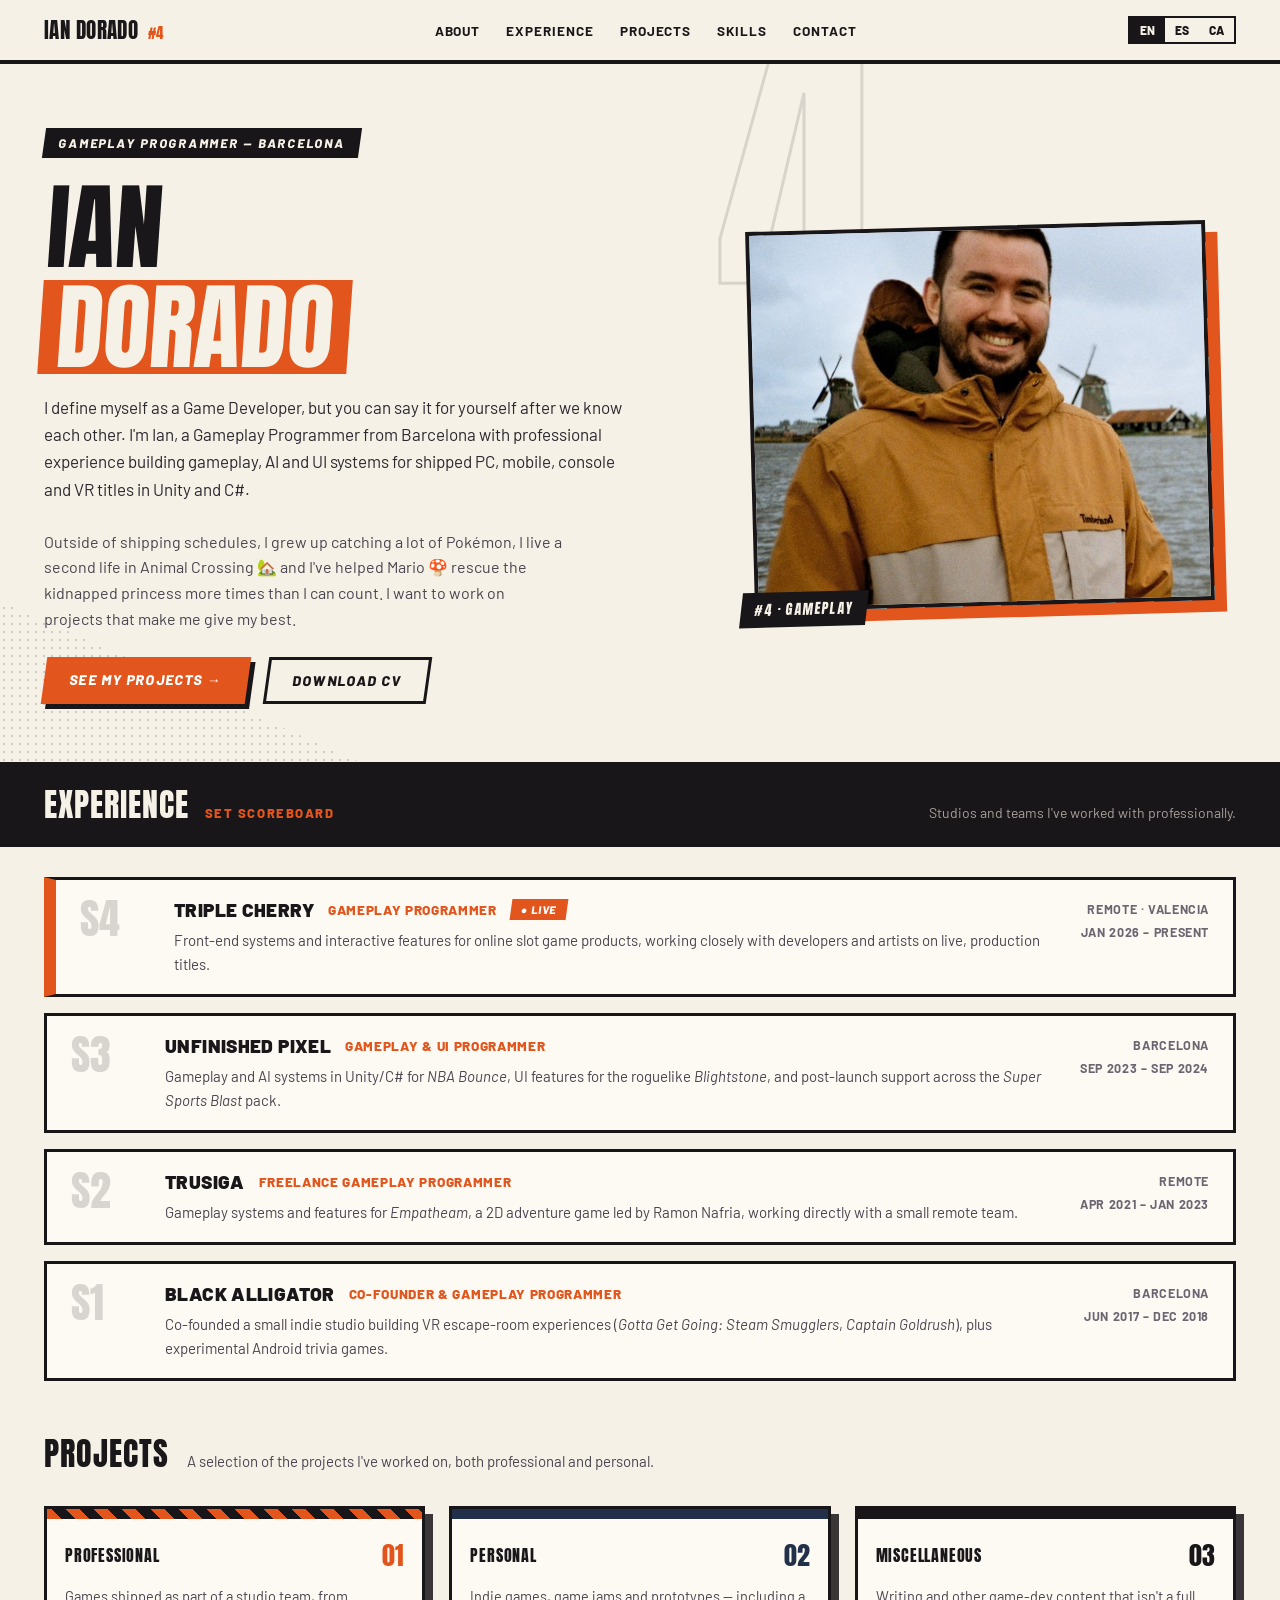
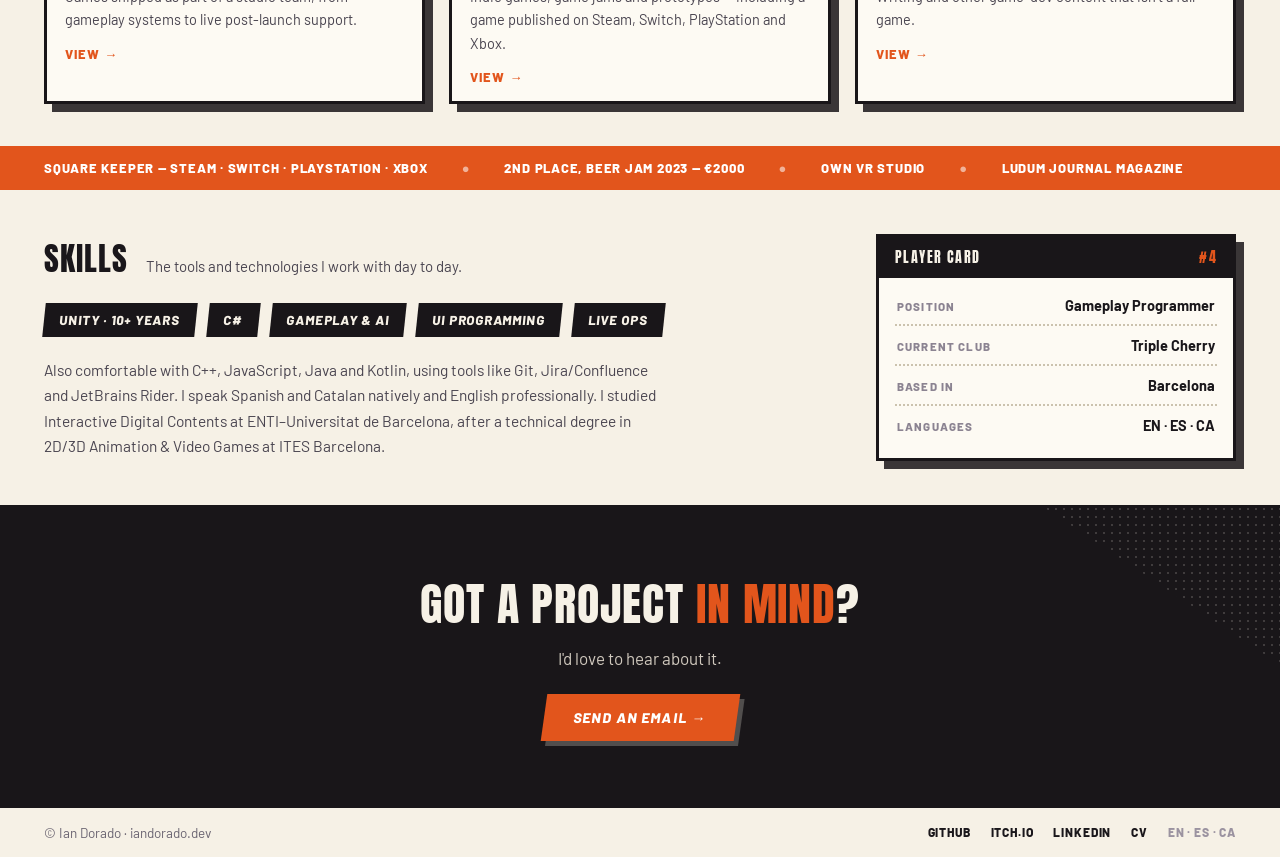
<file: index.html>
<!DOCTYPE html>
<html lang="en">
<head>
<title>Ian Dorado - Game Developer</title>
<meta charset="utf-8">
<meta name="viewport" content="width=device-width, initial-scale=1">
<meta name="description" content="Ian Dorado, Gameplay Programmer from Barcelona. Gameplay, AI and UI systems for PC, mobile, console and VR titles with Unity and C#.">
<link rel="preconnect" href="https://fonts.googleapis.com">
<link rel="preconnect" href="https://fonts.gstatic.com" crossorigin>
<link href="https://fonts.googleapis.com/css2?family=Anton&family=Barlow:wght@400;600;700;800;900&family=JetBrains+Mono:wght@400;500&display=swap" rel="stylesheet">
<link rel="stylesheet" href="assets/portfolio.css">
</head>
<body>
<div class="wrap">
<header class="topbar">
<a class="logo" href="index.html"><span class="nombre">IAN DORADO</span><span class="dorsal">#4</span></a>
<nav class="menu">
<a href="#about">About</a><a href="#experience">Experience</a><a href="#projects">Projects</a><a href="#skills">Skills</a><a href="#contact">Contact</a>
</nav>
<div class="lang"><span class="on">EN</span><a href="es/index.html">ES</a><a href="ca/index.html">CA</a></div>
</header>

<section class="hero">
<div class="hero-num">4</div>
<div class="dots bl"></div>
<div class="hero-grid">
<div>
<span class="badge">Gameplay Programmer — Barcelona</span>
<h1 class="titulo">IAN<br><span class="rev">DORADO</span></h1>
<p class="lead" id="about">I define myself as a Game Developer, but you can say it for yourself after we know each other. I'm Ian, a Gameplay Programmer from Barcelona with professional experience building gameplay, AI and UI systems for shipped PC, mobile, console and VR titles in Unity and C#.</p>
<p class="lead2">Outside of shipping schedules, I grew up catching a lot of Pokémon, I live a second life in Animal Crossing 🏡 and I've helped Mario 🍄 rescue the kidnapped princess more times than I can count. I want to work on projects that make me give my best.</p>
<div class="btns">
<a class="btn" href="#projects">See my projects →</a>
<a class="btn-line" href="https://drive.google.com/file/d/1tQPyiFd7aMaH0E0QQcwuhiPPUvILgp-P/view" target="_blank" rel="noopener">Download CV</a>
</div>
</div>
<div class="foto-wrap">
<img class="foto" src="images/ian-dorado.jpg" alt="Ian Dorado">
<div class="foto-tag">#4 · GAMEPLAY</div>
</div>
</div>
</section>

<div class="banda" id="experience">
<div class="tit"><h2>EXPERIENCE</h2><span class="marca">Set scoreboard</span></div>
<span class="sub">Studios and teams I've worked with professionally.</span>
</div>
<section class="sets">
<article class="set live">
<div class="snum">S4</div>
<div>
<div class="set-head"><span class="club">Triple Cherry</span><span class="rol">Gameplay Programmer</span><span class="chip-live"><span class="dot">●</span> LIVE</span></div>
<p>Front-end systems and interactive features for online slot game products, working closely with developers and artists on live, production titles.</p>
</div>
<div class="meta">Remote · Valencia<br>Jan 2026 – Present</div>
</article>
<article class="set">
<div class="snum">S3</div>
<div>
<div class="set-head"><span class="club">Unfinished Pixel</span><span class="rol">Gameplay &amp; UI Programmer</span></div>
<p>Gameplay and AI systems in Unity/C# for <em>NBA Bounce</em>, UI features for the roguelike <em>Blightstone</em>, and post-launch support across the <em>Super Sports Blast</em> pack.</p>
</div>
<div class="meta">Barcelona<br>Sep 2023 – Sep 2024</div>
</article>
<article class="set">
<div class="snum">S2</div>
<div>
<div class="set-head"><span class="club">Trusiga</span><span class="rol">Freelance Gameplay Programmer</span></div>
<p>Gameplay systems and features for <em>Empatheam</em>, a 2D adventure game led by Ramon Nafria, working directly with a small remote team.</p>
</div>
<div class="meta">Remote<br>Apr 2021 – Jan 2023</div>
</article>
<article class="set">
<div class="snum">S1</div>
<div>
<div class="set-head"><span class="club">Black Alligator</span><span class="rol">Co-founder &amp; Gameplay Programmer</span></div>
<p>Co-founded a small indie studio building VR escape-room experiences (<em>Gotta Get Going: Steam Smugglers</em>, <em>Captain Goldrush</em>), plus experimental Android trivia games.</p>
</div>
<div class="meta">Barcelona<br>Jun 2017 – Dec 2018</div>
</article>
</section>

<div class="sec-head" id="projects">
<h2>PROJECTS</h2>
<span class="sub">A selection of the projects I've worked on, both professional and personal.</span>
</div>
<section class="cats">
<a class="cat" href="professional-projects.html">
<div class="franja f1"></div>
<div class="cat-head"><span class="nom">Professional</span><span class="num" style="color:#e2551c">01</span></div>
<p>Games shipped as part of a studio team, from gameplay systems to live post-launch support.</p>
<div class="ver">View →</div>
</a>
<a class="cat" href="personal-projects.html">
<div class="franja f2"></div>
<div class="cat-head"><span class="nom">Personal</span><span class="num" style="color:#22304a">02</span></div>
<p>Indie games, game jams and prototypes — including a game published on Steam, Switch, PlayStation and Xbox.</p>
<div class="ver">View →</div>
</a>
<a class="cat" href="miscellaneous.html">
<div class="franja f3"></div>
<div class="cat-head"><span class="nom">Miscellaneous</span><span class="num" style="color:#191619">03</span></div>
<p>Writing and other game-dev content that isn't a full game.</p>
<div class="ver">View →</div>
</a>
</section>

<div class="cinta">
<span>Square Keeper — Steam · Switch · PlayStation · Xbox</span><span class="sep">●</span>
<span>2nd place, Beer Jam 2023 — €2000</span><span class="sep">●</span>
<span>Own VR studio</span><span class="sep">●</span>
<span>Ludum Journal magazine</span>
</div>

<section class="skills" id="skills">
<div>
<div class="sec-head" style="padding:0"><h2>SKILLS</h2><span class="sub">The tools and technologies I work with day to day.</span></div>
<div class="chips">
<span class="chip">Unity · 10+ years</span>
<span class="chip">C#</span>
<span class="chip">Gameplay &amp; AI</span>
<span class="chip">UI Programming</span>
<span class="chip">Live Ops</span>
</div>
<p class="texto">Also comfortable with C++, JavaScript, Java and Kotlin, using tools like Git, Jira/Confluence and JetBrains Rider. I speak Spanish and Catalan natively and English professionally. I studied Interactive Digital Contents at ENTI–Universitat de Barcelona, after a technical degree in 2D/3D Animation &amp; Video Games at ITES Barcelona.</p>
</div>
<aside class="ficha">
<div class="ficha-head"><span>PLAYER CARD</span><span class="dorsal">#4</span></div>
<div class="ficha-body">
<div class="ficha-row"><span class="k">POSITION</span><strong>Gameplay Programmer</strong></div>
<div class="ficha-row"><span class="k">CURRENT CLUB</span><strong>Triple Cherry</strong></div>
<div class="ficha-row"><span class="k">BASED IN</span><strong>Barcelona</strong></div>
<div class="ficha-row"><span class="k">LANGUAGES</span><strong>EN · ES · CA</strong></div>
</div>
</aside>
</section>

<section class="contacto" id="contact">
<div class="dots claro tr"></div>
<h2>Got a project <span class="acc">in mind</span>?</h2>
<p>I'd love to hear about it.</p>
<a class="btn sombra-clara" href="mailto:me@iandorado.dev">Send an email →</a>
</section>

<footer class="footer">
<span class="copy">© Ian Dorado · iandorado.dev</span>
<div class="links">
<a href="https://github.com/idorado4" target="_blank" rel="noopener">GitHub</a>
<a href="https://idorado4.itch.io/" target="_blank" rel="noopener">Itch.io</a>
<a href="https://www.linkedin.com/in/idorado4/" target="_blank" rel="noopener">LinkedIn</a>
<a href="https://drive.google.com/file/d/1tQPyiFd7aMaH0E0QQcwuhiPPUvILgp-P/view" target="_blank" rel="noopener">CV</a>
<span class="idiomas">EN · ES · CA</span>
</div>
</footer>
</div>
</body>
</html>
</file>
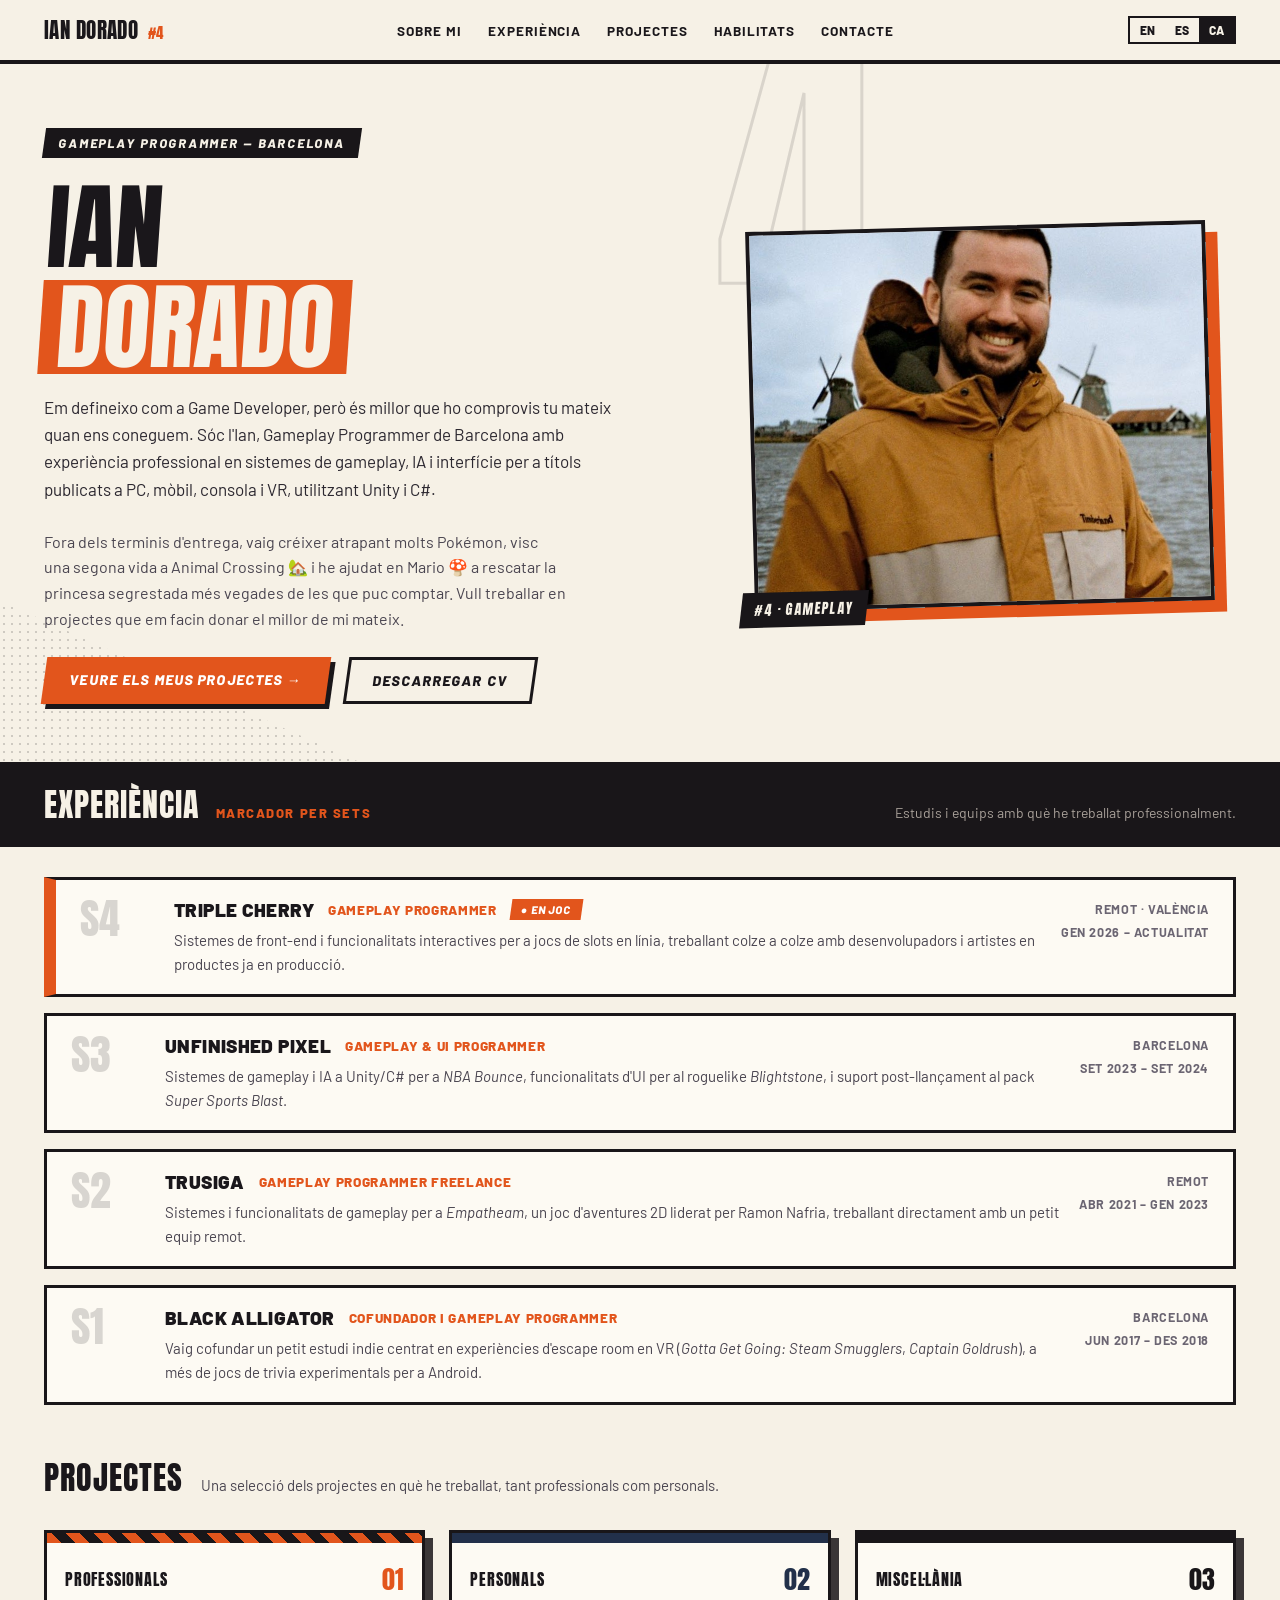
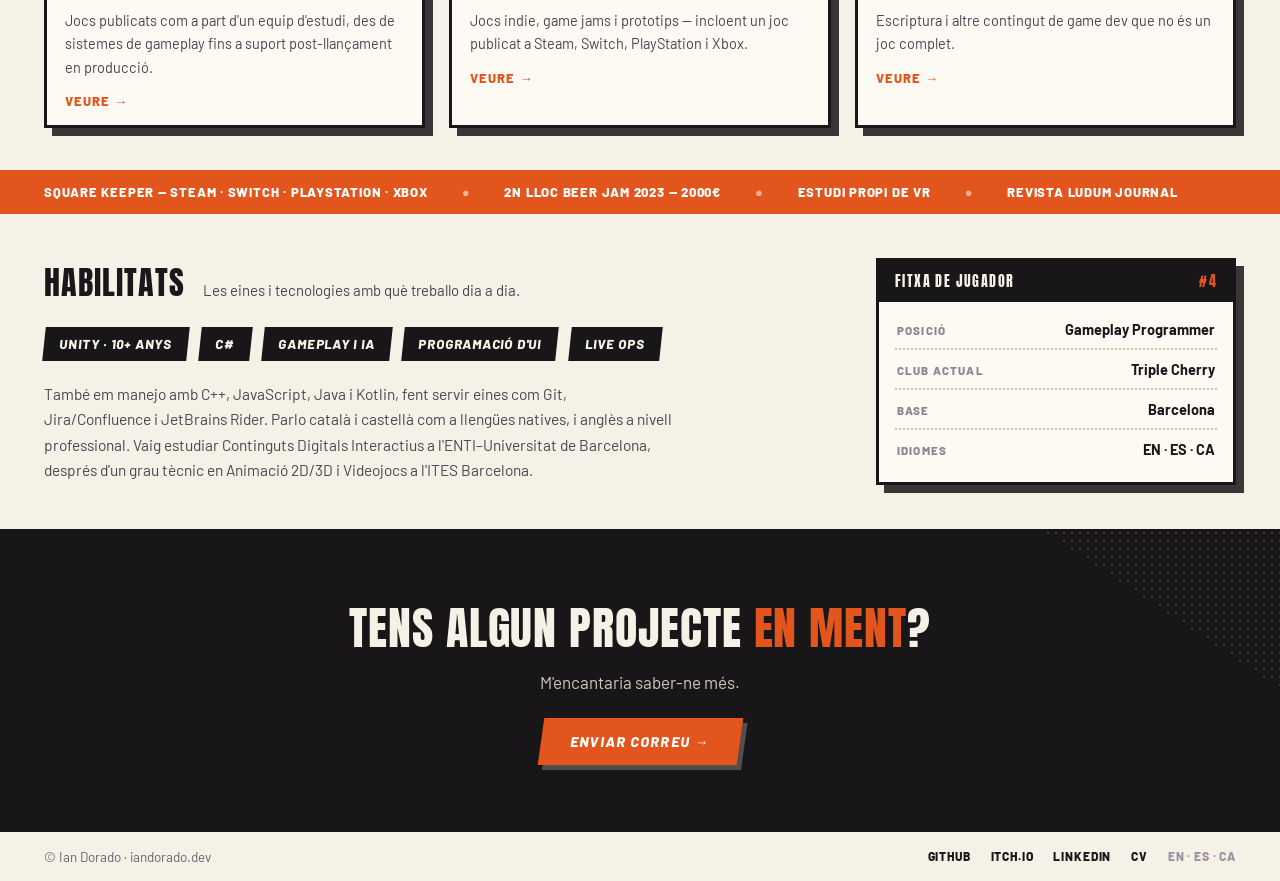
<file: ca/index.html>
<!DOCTYPE html>
<html lang="ca">
<head>
<title>Ian Dorado - Game Developer</title>
<meta charset="utf-8">
<meta name="viewport" content="width=device-width, initial-scale=1">
<meta name="description" content="Ian Dorado, Gameplay Programmer de Barcelona. Sistemes de gameplay, IA i interfície per a títols a PC, mòbil, consola i VR amb Unity i C#.">
<link rel="preconnect" href="https://fonts.googleapis.com">
<link rel="preconnect" href="https://fonts.gstatic.com" crossorigin>
<link href="https://fonts.googleapis.com/css2?family=Anton&family=Barlow:wght@400;600;700;800;900&family=JetBrains+Mono:wght@400;500&display=swap" rel="stylesheet">
<link rel="stylesheet" href="../assets/portfolio.css">
</head>
<body>
<div class="wrap">
<header class="topbar">
<a class="logo" href="index.html"><span class="nombre">IAN DORADO</span><span class="dorsal">#4</span></a>
<nav class="menu">
<a href="#sobre-mi">Sobre mi</a><a href="#experiencia">Experiència</a><a href="#projectes">Projectes</a><a href="#habilitats">Habilitats</a><a href="#contacte">Contacte</a>
</nav>
<div class="lang"><a href="../index.html">EN</a><a href="../es/index.html">ES</a><span class="on">CA</span></div>
</header>

<section class="hero">
<div class="hero-num">4</div>
<div class="dots bl"></div>
<div class="hero-grid">
<div>
<span class="badge">Gameplay Programmer — Barcelona</span>
<h1 class="titulo">IAN<br><span class="rev">DORADO</span></h1>
<p class="lead" id="sobre-mi">Em defineixo com a Game Developer, però és millor que ho comprovis tu mateix quan ens coneguem. Sóc l'Ian, Gameplay Programmer de Barcelona amb experiència professional en sistemes de gameplay, IA i interfície per a títols publicats a PC, mòbil, consola i VR, utilitzant Unity i C#.</p>
<p class="lead2">Fora dels terminis d'entrega, vaig créixer atrapant molts Pokémon, visc una segona vida a Animal Crossing 🏡 i he ajudat en Mario 🍄 a rescatar la princesa segrestada més vegades de les que puc comptar. Vull treballar en projectes que em facin donar el millor de mi mateix.</p>
<div class="btns">
<a class="btn" href="#projectes">Veure els meus projectes →</a>
<a class="btn-line" href="https://drive.google.com/file/d/1tQPyiFd7aMaH0E0QQcwuhiPPUvILgp-P/view" target="_blank" rel="noopener">Descarregar CV</a>
</div>
</div>
<div class="foto-wrap">
<img class="foto" src="../images/ian-dorado.jpg" alt="Ian Dorado">
<div class="foto-tag">#4 · GAMEPLAY</div>
</div>
</div>
</section>

<div class="banda" id="experiencia">
<div class="tit"><h2>EXPERIÈNCIA</h2><span class="marca">Marcador per sets</span></div>
<span class="sub">Estudis i equips amb què he treballat professionalment.</span>
</div>
<section class="sets">
<article class="set live">
<div class="snum">S4</div>
<div>
<div class="set-head"><span class="club">Triple Cherry</span><span class="rol">Gameplay Programmer</span><span class="chip-live"><span class="dot">●</span> EN JOC</span></div>
<p>Sistemes de front-end i funcionalitats interactives per a jocs de slots en línia, treballant colze a colze amb desenvolupadors i artistes en productes ja en producció.</p>
</div>
<div class="meta">Remot · València<br>Gen 2026 – Actualitat</div>
</article>
<article class="set">
<div class="snum">S3</div>
<div>
<div class="set-head"><span class="club">Unfinished Pixel</span><span class="rol">Gameplay &amp; UI Programmer</span></div>
<p>Sistemes de gameplay i IA a Unity/C# per a <em>NBA Bounce</em>, funcionalitats d'UI per al roguelike <em>Blightstone</em>, i suport post-llançament al pack <em>Super Sports Blast</em>.</p>
</div>
<div class="meta">Barcelona<br>Set 2023 – Set 2024</div>
</article>
<article class="set">
<div class="snum">S2</div>
<div>
<div class="set-head"><span class="club">Trusiga</span><span class="rol">Gameplay Programmer freelance</span></div>
<p>Sistemes i funcionalitats de gameplay per a <em>Empatheam</em>, un joc d'aventures 2D liderat per Ramon Nafria, treballant directament amb un petit equip remot.</p>
</div>
<div class="meta">Remot<br>Abr 2021 – Gen 2023</div>
</article>
<article class="set">
<div class="snum">S1</div>
<div>
<div class="set-head"><span class="club">Black Alligator</span><span class="rol">Cofundador i Gameplay Programmer</span></div>
<p>Vaig cofundar un petit estudi indie centrat en experiències d'escape room en VR (<em>Gotta Get Going: Steam Smugglers</em>, <em>Captain Goldrush</em>), a més de jocs de trivia experimentals per a Android.</p>
</div>
<div class="meta">Barcelona<br>Jun 2017 – Des 2018</div>
</article>
</section>

<div class="sec-head" id="projectes">
<h2>PROJECTES</h2>
<span class="sub">Una selecció dels projectes en què he treballat, tant professionals com personals.</span>
</div>
<section class="cats">
<a class="cat" href="professional-projects.html">
<div class="franja f1"></div>
<div class="cat-head"><span class="nom">Professionals</span><span class="num" style="color:#e2551c">01</span></div>
<p>Jocs publicats com a part d'un equip d'estudi, des de sistemes de gameplay fins a suport post-llançament en producció.</p>
<div class="ver">Veure →</div>
</a>
<a class="cat" href="personal-projects.html">
<div class="franja f2"></div>
<div class="cat-head"><span class="nom">Personals</span><span class="num" style="color:#22304a">02</span></div>
<p>Jocs indie, game jams i prototips — incloent un joc publicat a Steam, Switch, PlayStation i Xbox.</p>
<div class="ver">Veure →</div>
</a>
<a class="cat" href="miscellaneous.html">
<div class="franja f3"></div>
<div class="cat-head"><span class="nom">Miscel·lània</span><span class="num" style="color:#191619">03</span></div>
<p>Escriptura i altre contingut de game dev que no és un joc complet.</p>
<div class="ver">Veure →</div>
</a>
</section>

<div class="cinta">
<span>Square Keeper — Steam · Switch · PlayStation · Xbox</span><span class="sep">●</span>
<span>2n lloc Beer Jam 2023 — 2000€</span><span class="sep">●</span>
<span>Estudi propi de VR</span><span class="sep">●</span>
<span>Revista Ludum Journal</span>
</div>

<section class="skills" id="habilitats">
<div>
<div class="sec-head" style="padding:0"><h2>HABILITATS</h2><span class="sub">Les eines i tecnologies amb què treballo dia a dia.</span></div>
<div class="chips">
<span class="chip">Unity · 10+ anys</span>
<span class="chip">C#</span>
<span class="chip">Gameplay i IA</span>
<span class="chip">Programació d'UI</span>
<span class="chip">Live Ops</span>
</div>
<p class="texto">També em manejo amb C++, JavaScript, Java i Kotlin, fent servir eines com Git, Jira/Confluence i JetBrains Rider. Parlo català i castellà com a llengües natives, i anglès a nivell professional. Vaig estudiar Continguts Digitals Interactius a l'ENTI–Universitat de Barcelona, després d'un grau tècnic en Animació 2D/3D i Videojocs a l'ITES Barcelona.</p>
</div>
<aside class="ficha">
<div class="ficha-head"><span>FITXA DE JUGADOR</span><span class="dorsal">#4</span></div>
<div class="ficha-body">
<div class="ficha-row"><span class="k">POSICIÓ</span><strong>Gameplay Programmer</strong></div>
<div class="ficha-row"><span class="k">CLUB ACTUAL</span><strong>Triple Cherry</strong></div>
<div class="ficha-row"><span class="k">BASE</span><strong>Barcelona</strong></div>
<div class="ficha-row"><span class="k">IDIOMES</span><strong>EN · ES · CA</strong></div>
</div>
</aside>
</section>

<section class="contacto" id="contacte">
<div class="dots claro tr"></div>
<h2>Tens algun projecte <span class="acc">en ment</span>?</h2>
<p>M'encantaria saber-ne més.</p>
<a class="btn sombra-clara" href="mailto:me@iandorado.dev">Enviar correu →</a>
</section>

<footer class="footer">
<span class="copy">© Ian Dorado · iandorado.dev</span>
<div class="links">
<a href="https://github.com/idorado4" target="_blank" rel="noopener">GitHub</a>
<a href="https://idorado4.itch.io/" target="_blank" rel="noopener">Itch.io</a>
<a href="https://www.linkedin.com/in/idorado4/" target="_blank" rel="noopener">LinkedIn</a>
<a href="https://drive.google.com/file/d/1tQPyiFd7aMaH0E0QQcwuhiPPUvILgp-P/view" target="_blank" rel="noopener">CV</a>
<span class="idiomas">EN · ES · CA</span>
</div>
</footer>
</div>
</body>
</html>
</file>
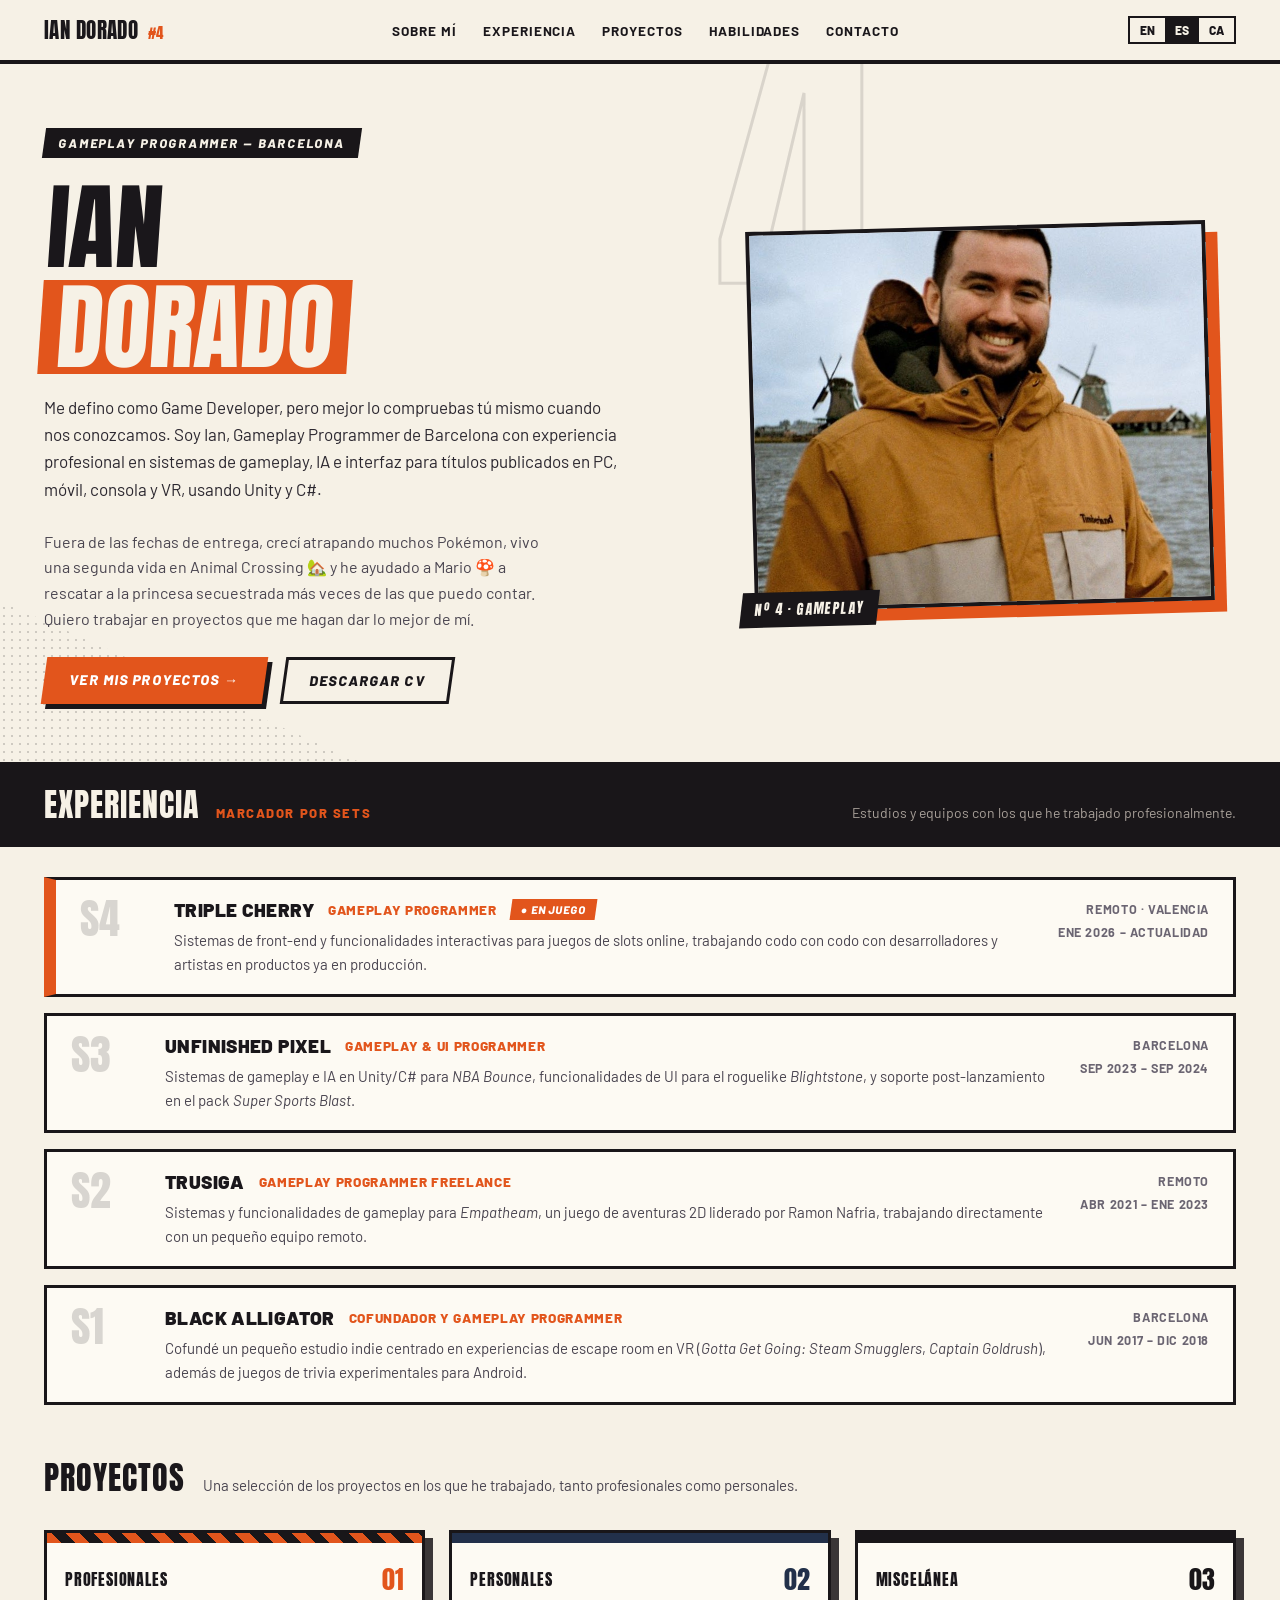
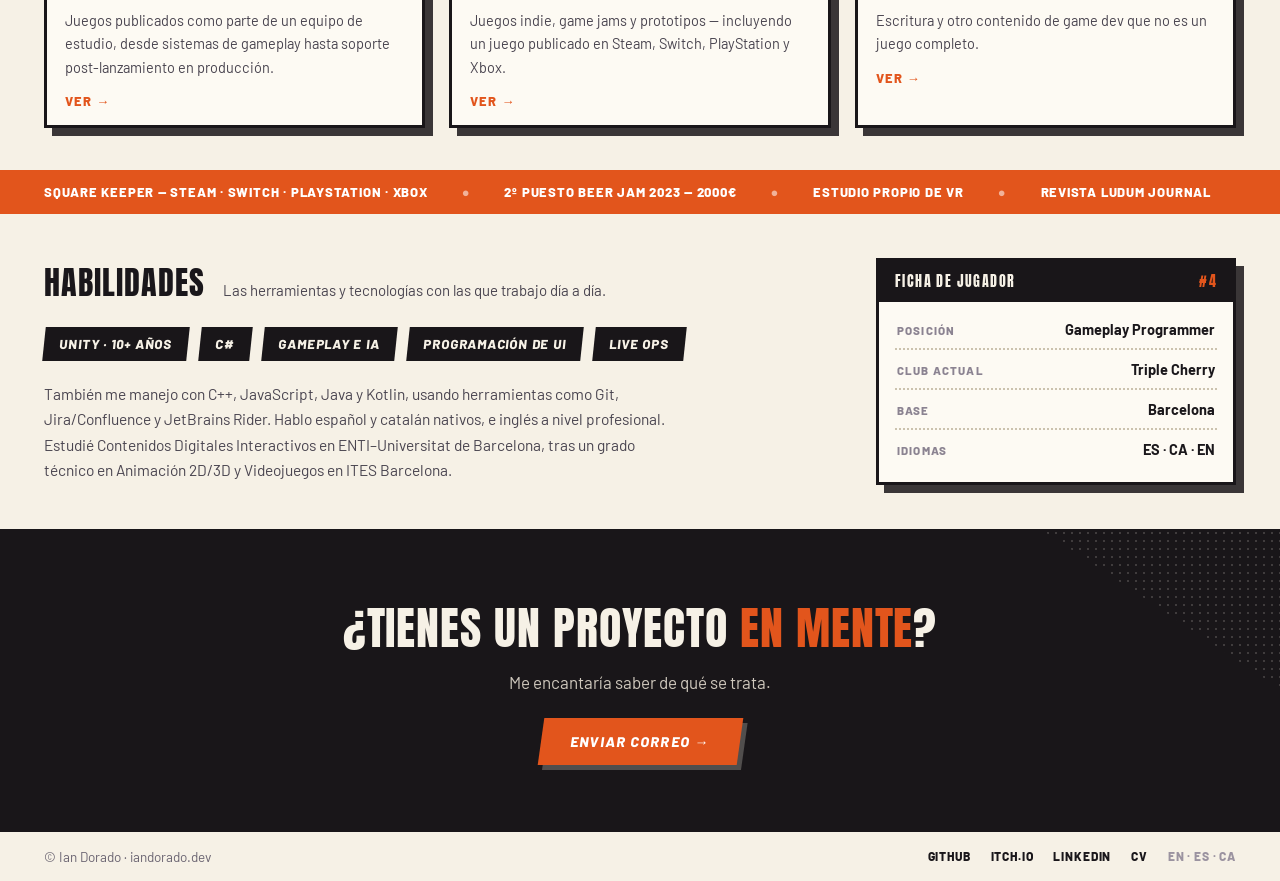
<file: es/index.html>
<!DOCTYPE html>
<html lang="es">
<head>
<title>Ian Dorado - Game Developer</title>
<meta charset="utf-8">
<meta name="viewport" content="width=device-width, initial-scale=1">
<meta name="description" content="Ian Dorado, Gameplay Programmer de Barcelona. Sistemas de gameplay, IA e interfaz para títulos en PC, móvil, consola y VR con Unity y C#.">
<link rel="preconnect" href="https://fonts.googleapis.com">
<link rel="preconnect" href="https://fonts.gstatic.com" crossorigin>
<link href="https://fonts.googleapis.com/css2?family=Anton&family=Barlow:wght@400;600;700;800;900&family=JetBrains+Mono:wght@400;500&display=swap" rel="stylesheet">
<link rel="stylesheet" href="../assets/portfolio.css">
</head>
<body>
<div class="wrap">
<header class="topbar">
<a class="logo" href="index.html"><span class="nombre">IAN DORADO</span><span class="dorsal">#4</span></a>
<nav class="menu">
<a href="#sobre-mi">Sobre mí</a><a href="#experiencia">Experiencia</a><a href="#proyectos">Proyectos</a><a href="#habilidades">Habilidades</a><a href="#contacto">Contacto</a>
</nav>
<div class="lang"><a href="../index.html">EN</a><span class="on">ES</span><a href="../ca/index.html">CA</a></div>
</header>

<section class="hero">
<div class="hero-num">4</div>
<div class="dots bl"></div>
<div class="hero-grid">
<div>
<span class="badge">Gameplay Programmer — Barcelona</span>
<h1 class="titulo">IAN<br><span class="rev">DORADO</span></h1>
<p class="lead" id="sobre-mi">Me defino como Game Developer, pero mejor lo compruebas tú mismo cuando nos conozcamos. Soy Ian, Gameplay Programmer de Barcelona con experiencia profesional en sistemas de gameplay, IA e interfaz para títulos publicados en PC, móvil, consola y VR, usando Unity y C#.</p>
<p class="lead2">Fuera de las fechas de entrega, crecí atrapando muchos Pokémon, vivo una segunda vida en Animal Crossing 🏡 y he ayudado a Mario 🍄 a rescatar a la princesa secuestrada más veces de las que puedo contar. Quiero trabajar en proyectos que me hagan dar lo mejor de mí.</p>
<div class="btns">
<a class="btn" href="#proyectos">Ver mis proyectos →</a>
<a class="btn-line" href="https://drive.google.com/file/d/1tQPyiFd7aMaH0E0QQcwuhiPPUvILgp-P/view" target="_blank" rel="noopener">Descargar CV</a>
</div>
</div>
<div class="foto-wrap">
<img class="foto" src="../images/ian-dorado.jpg" alt="Ian Dorado">
<div class="foto-tag">Nº 4 · GAMEPLAY</div>
</div>
</div>
</section>

<div class="banda" id="experiencia">
<div class="tit"><h2>EXPERIENCIA</h2><span class="marca">Marcador por sets</span></div>
<span class="sub">Estudios y equipos con los que he trabajado profesionalmente.</span>
</div>
<section class="sets">
<article class="set live">
<div class="snum">S4</div>
<div>
<div class="set-head"><span class="club">Triple Cherry</span><span class="rol">Gameplay Programmer</span><span class="chip-live"><span class="dot">●</span> EN JUEGO</span></div>
<p>Sistemas de front-end y funcionalidades interactivas para juegos de slots online, trabajando codo con codo con desarrolladores y artistas en productos ya en producción.</p>
</div>
<div class="meta">Remoto · Valencia<br>Ene 2026 – Actualidad</div>
</article>
<article class="set">
<div class="snum">S3</div>
<div>
<div class="set-head"><span class="club">Unfinished Pixel</span><span class="rol">Gameplay &amp; UI Programmer</span></div>
<p>Sistemas de gameplay e IA en Unity/C# para <em>NBA Bounce</em>, funcionalidades de UI para el roguelike <em>Blightstone</em>, y soporte post-lanzamiento en el pack <em>Super Sports Blast</em>.</p>
</div>
<div class="meta">Barcelona<br>Sep 2023 – Sep 2024</div>
</article>
<article class="set">
<div class="snum">S2</div>
<div>
<div class="set-head"><span class="club">Trusiga</span><span class="rol">Gameplay Programmer freelance</span></div>
<p>Sistemas y funcionalidades de gameplay para <em>Empatheam</em>, un juego de aventuras 2D liderado por Ramon Nafria, trabajando directamente con un pequeño equipo remoto.</p>
</div>
<div class="meta">Remoto<br>Abr 2021 – Ene 2023</div>
</article>
<article class="set">
<div class="snum">S1</div>
<div>
<div class="set-head"><span class="club">Black Alligator</span><span class="rol">Cofundador y Gameplay Programmer</span></div>
<p>Cofundé un pequeño estudio indie centrado en experiencias de escape room en VR (<em>Gotta Get Going: Steam Smugglers</em>, <em>Captain Goldrush</em>), además de juegos de trivia experimentales para Android.</p>
</div>
<div class="meta">Barcelona<br>Jun 2017 – Dic 2018</div>
</article>
</section>

<div class="sec-head" id="proyectos">
<h2>PROYECTOS</h2>
<span class="sub">Una selección de los proyectos en los que he trabajado, tanto profesionales como personales.</span>
</div>
<section class="cats">
<a class="cat" href="professional-projects.html">
<div class="franja f1"></div>
<div class="cat-head"><span class="nom">Profesionales</span><span class="num" style="color:#e2551c">01</span></div>
<p>Juegos publicados como parte de un equipo de estudio, desde sistemas de gameplay hasta soporte post-lanzamiento en producción.</p>
<div class="ver">Ver →</div>
</a>
<a class="cat" href="personal-projects.html">
<div class="franja f2"></div>
<div class="cat-head"><span class="nom">Personales</span><span class="num" style="color:#22304a">02</span></div>
<p>Juegos indie, game jams y prototipos — incluyendo un juego publicado en Steam, Switch, PlayStation y Xbox.</p>
<div class="ver">Ver →</div>
</a>
<a class="cat" href="miscellaneous.html">
<div class="franja f3"></div>
<div class="cat-head"><span class="nom">Miscelánea</span><span class="num" style="color:#191619">03</span></div>
<p>Escritura y otro contenido de game dev que no es un juego completo.</p>
<div class="ver">Ver →</div>
</a>
</section>

<div class="cinta">
<span>Square Keeper — Steam · Switch · PlayStation · Xbox</span><span class="sep">●</span>
<span>2º puesto Beer Jam 2023 — 2000€</span><span class="sep">●</span>
<span>Estudio propio de VR</span><span class="sep">●</span>
<span>Revista Ludum Journal</span>
</div>

<section class="skills" id="habilidades">
<div>
<div class="sec-head" style="padding:0"><h2>HABILIDADES</h2><span class="sub">Las herramientas y tecnologías con las que trabajo día a día.</span></div>
<div class="chips">
<span class="chip">Unity · 10+ años</span>
<span class="chip">C#</span>
<span class="chip">Gameplay e IA</span>
<span class="chip">Programación de UI</span>
<span class="chip">Live Ops</span>
</div>
<p class="texto">También me manejo con C++, JavaScript, Java y Kotlin, usando herramientas como Git, Jira/Confluence y JetBrains Rider. Hablo español y catalán nativos, e inglés a nivel profesional. Estudié Contenidos Digitales Interactivos en ENTI–Universitat de Barcelona, tras un grado técnico en Animación 2D/3D y Videojuegos en ITES Barcelona.</p>
</div>
<aside class="ficha">
<div class="ficha-head"><span>FICHA DE JUGADOR</span><span class="dorsal">#4</span></div>
<div class="ficha-body">
<div class="ficha-row"><span class="k">POSICIÓN</span><strong>Gameplay Programmer</strong></div>
<div class="ficha-row"><span class="k">CLUB ACTUAL</span><strong>Triple Cherry</strong></div>
<div class="ficha-row"><span class="k">BASE</span><strong>Barcelona</strong></div>
<div class="ficha-row"><span class="k">IDIOMAS</span><strong>ES · CA · EN</strong></div>
</div>
</aside>
</section>

<section class="contacto" id="contacto">
<div class="dots claro tr"></div>
<h2>¿Tienes un proyecto <span class="acc">en mente</span>?</h2>
<p>Me encantaría saber de qué se trata.</p>
<a class="btn sombra-clara" href="mailto:me@iandorado.dev">Enviar correo →</a>
</section>

<footer class="footer">
<span class="copy">© Ian Dorado · iandorado.dev</span>
<div class="links">
<a href="https://github.com/idorado4" target="_blank" rel="noopener">GitHub</a>
<a href="https://idorado4.itch.io/" target="_blank" rel="noopener">Itch.io</a>
<a href="https://www.linkedin.com/in/idorado4/" target="_blank" rel="noopener">LinkedIn</a>
<a href="https://drive.google.com/file/d/1tQPyiFd7aMaH0E0QQcwuhiPPUvILgp-P/view" target="_blank" rel="noopener">CV</a>
<span class="idiomas">EN · ES · CA</span>
</div>
</footer>
</div>
</body>
</html>
</file>
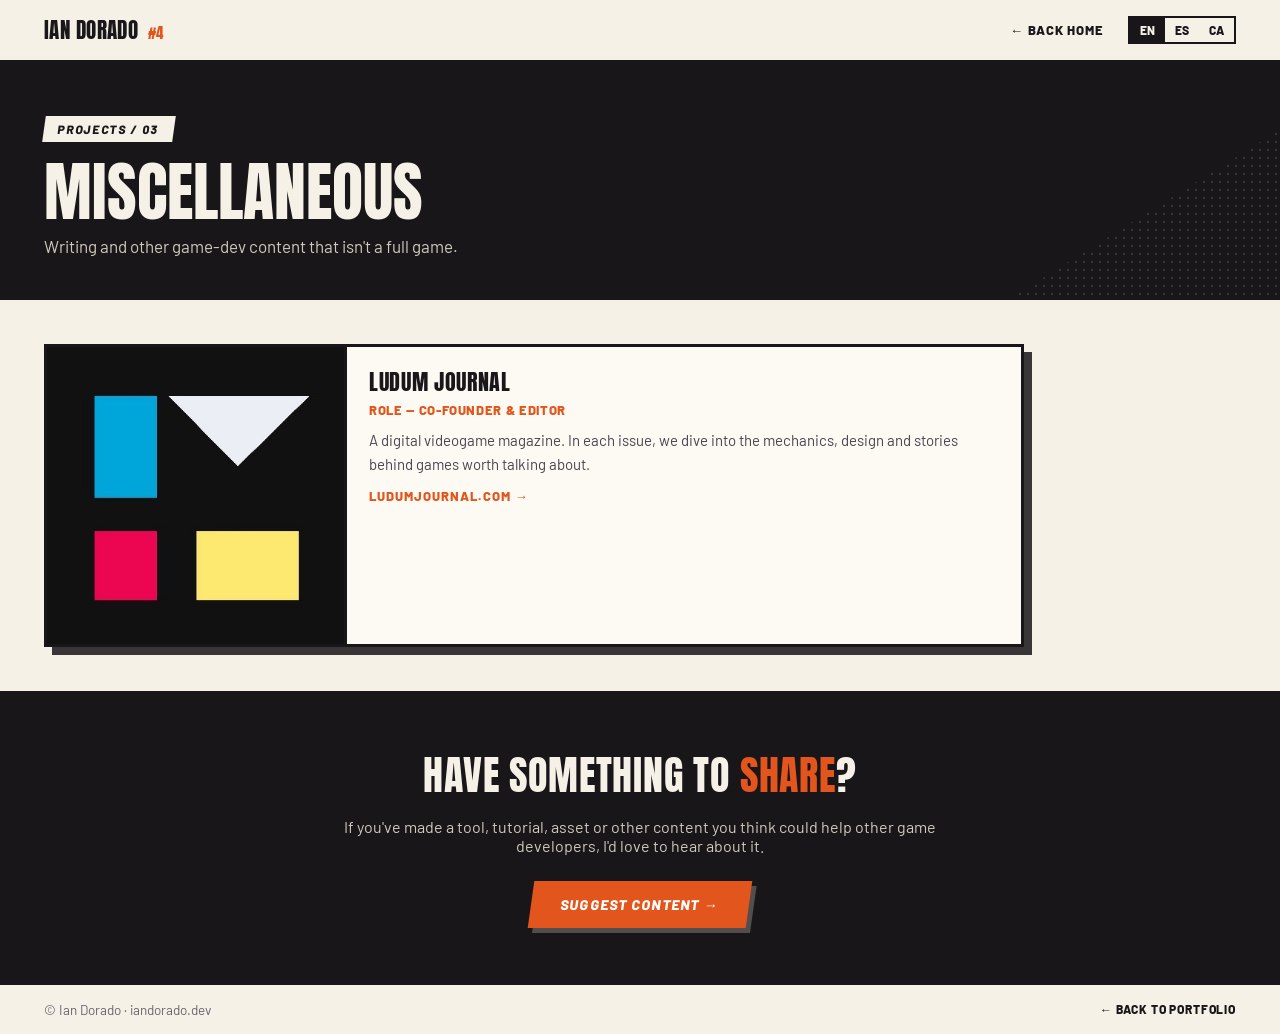
<file: miscellaneous.html>
<!DOCTYPE html>
<html lang="en">
<head>
<title>Miscellaneous - Ian Dorado</title>
<meta charset="utf-8">
<meta name="viewport" content="width=device-width, initial-scale=1">
<meta name="description" content="Writing and other game-dev content by Ian Dorado, including the Ludum Journal digital magazine.">
<link rel="preconnect" href="https://fonts.googleapis.com">
<link rel="preconnect" href="https://fonts.gstatic.com" crossorigin>
<link href="https://fonts.googleapis.com/css2?family=Anton&family=Barlow:wght@400;600;700;800;900&family=JetBrains+Mono:wght@400;500&display=swap" rel="stylesheet">
<link rel="stylesheet" href="assets/portfolio.css">
</head>
<body>
<div class="wrap">
<header class="topbar">
<a class="logo" href="index.html"><span class="nombre">IAN DORADO</span><span class="dorsal">#4</span></a>
<div style="display:flex;align-items:center;gap:24px">
<a class="volver" href="index.html">← Back home</a>
<div class="lang"><span class="on">EN</span><a href="es/miscellaneous.html">ES</a><a href="ca/miscellaneous.html">CA</a></div>
</div>
</header>

<section class="hero-int">
<div class="dots claro br"></div>
<span class="badge claro">Projects / 03</span>
<h1>MISCELLANEOUS</h1>
<p>Writing and other game-dev content that isn't a full game.</p>
</section>

<section class="projs fin" style="padding-top:44px">
<article class="proj" style="max-width:980px">
<div class="captura" style="min-height:180px"><img class="foto-unica" src="images/projects/ludum-journal-1.png" alt="Ludum Journal cover"></div>
<div class="proj-body">
<span class="pnom" style="font-family:'Anton',sans-serif;font-size:22px;letter-spacing:.03em">LUDUM JOURNAL</span>
<div class="prol">Role — Co-founder &amp; Editor</div>
<p>A digital videogame magazine. In each issue, we dive into the mechanics, design and stories behind games worth talking about.</p>
<div class="plinks"><a href="https://www.ludumjournal.com/inicio" target="_blank" rel="noopener">ludumjournal.com →</a></div>
</div>
</article>
</section>

<section class="contacto cierre">
<h2>Have something to <span class="acc">share</span>?</h2>
<p>If you've made a tool, tutorial, asset or other content you think could help other game developers, I'd love to hear about it.</p>
<a class="btn sombra-clara" href="index.html#contact">Suggest content →</a>
</section>

<footer class="footer">
<span class="copy">© Ian Dorado · iandorado.dev</span>
<a class="volver" style="font-size:12px" href="index.html">← Back to portfolio</a>
</footer>
</div>
</body>
</html>
</file>
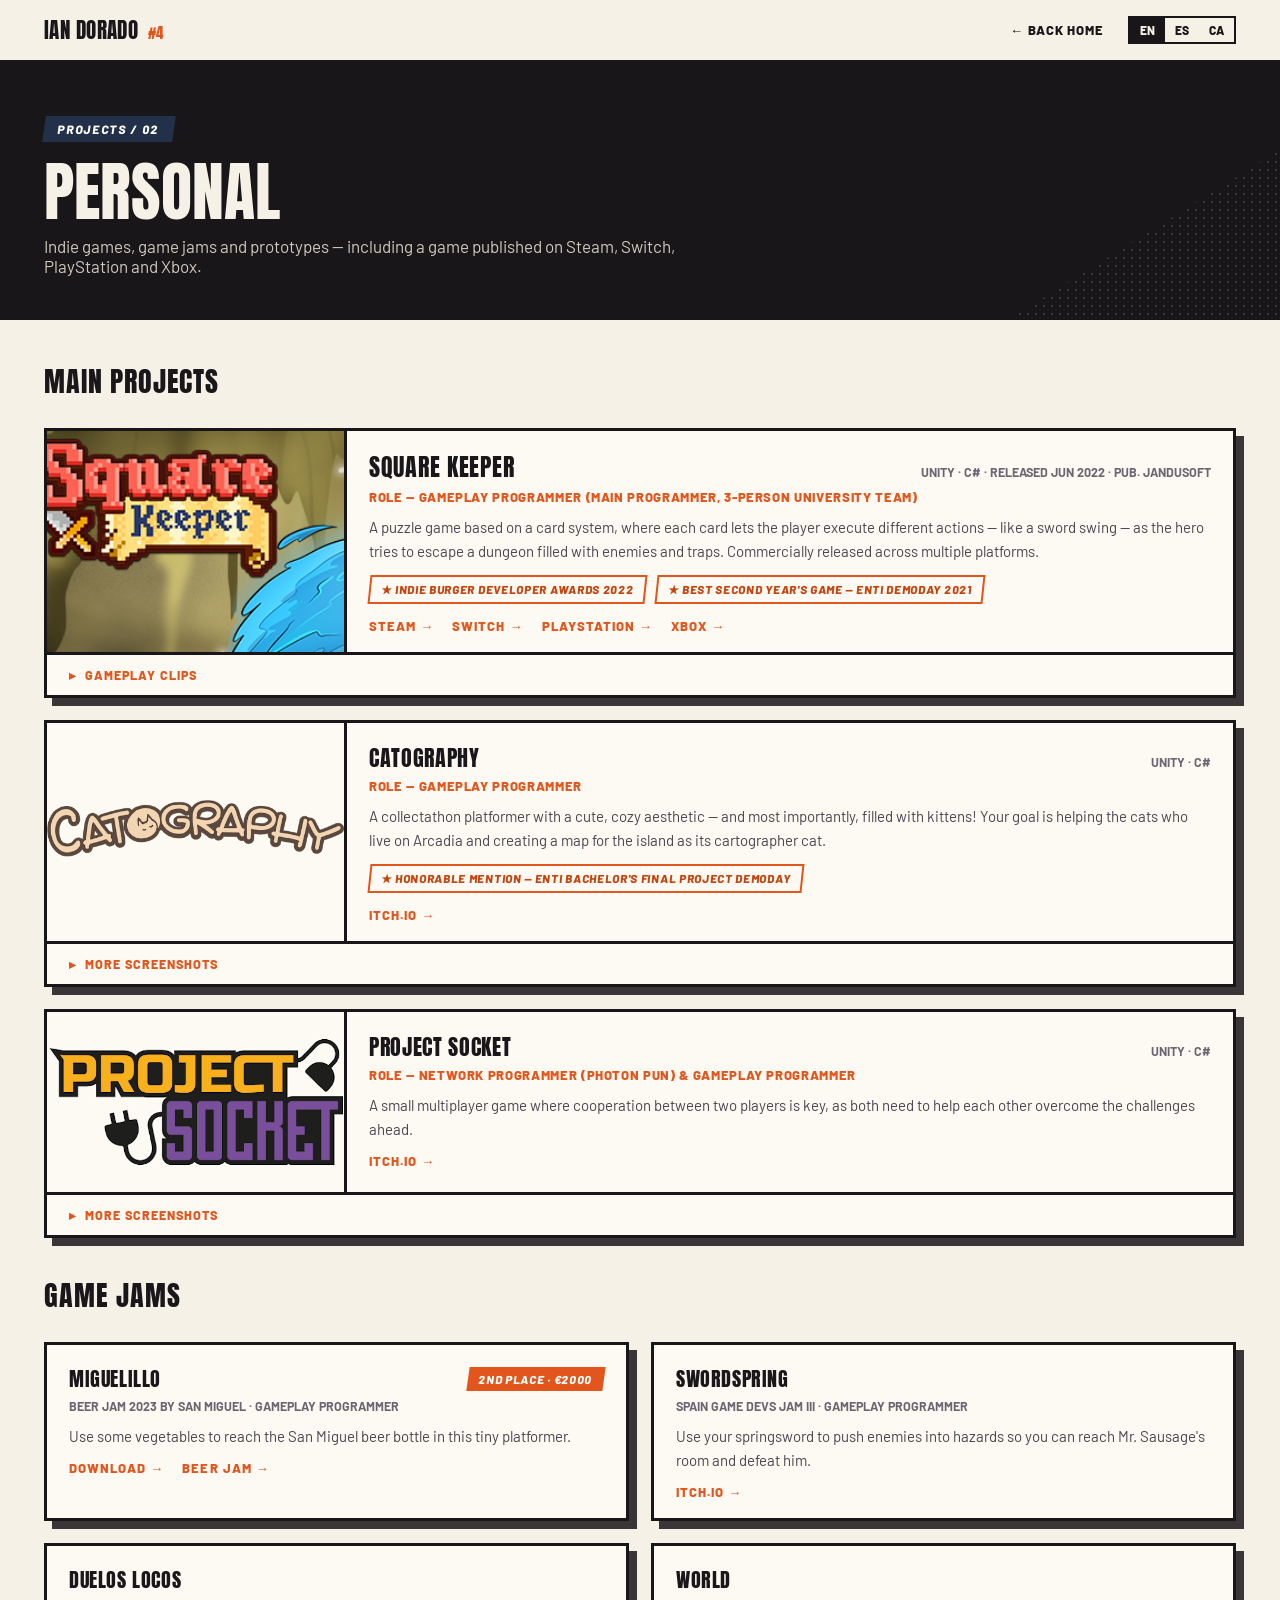
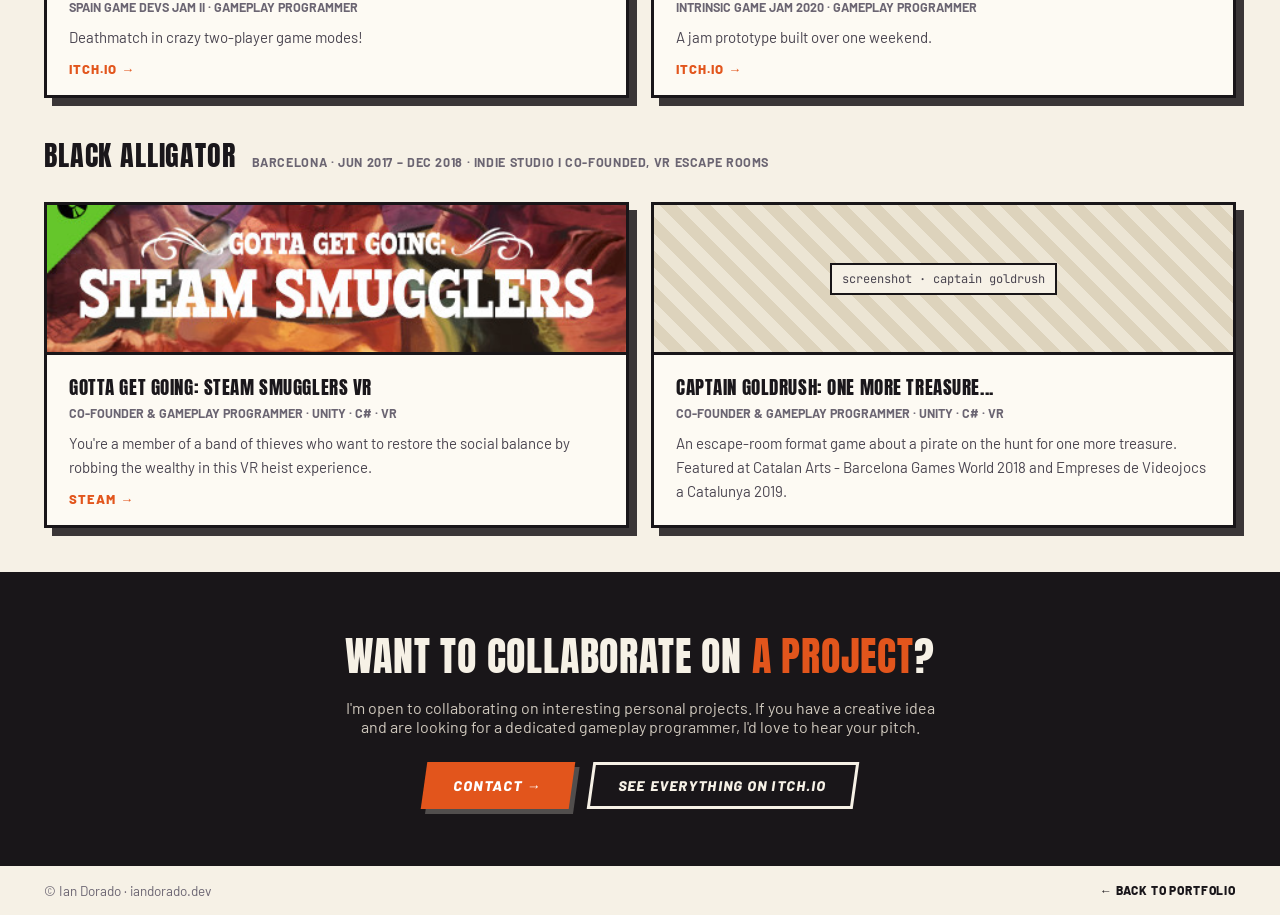
<file: personal-projects.html>
<!DOCTYPE html>
<html lang="en">
<head>
<title>Personal Projects - Ian Dorado</title>
<meta charset="utf-8">
<meta name="viewport" content="width=device-width, initial-scale=1">
<meta name="description" content="Indie games, game jams and prototypes by Ian Dorado — including Square Keeper, published on Steam, Switch, PlayStation and Xbox.">
<link rel="preconnect" href="https://fonts.googleapis.com">
<link rel="preconnect" href="https://fonts.gstatic.com" crossorigin>
<link href="https://fonts.googleapis.com/css2?family=Anton&family=Barlow:wght@400;600;700;800;900&family=JetBrains+Mono:wght@400;500&display=swap" rel="stylesheet">
<link rel="stylesheet" href="assets/portfolio.css">
</head>
<body>
<div class="wrap">
<header class="topbar">
<a class="logo" href="index.html"><span class="nombre">IAN DORADO</span><span class="dorsal">#4</span></a>
<div style="display:flex;align-items:center;gap:24px">
<a class="volver" href="index.html">← Back home</a>
<div class="lang"><span class="on">EN</span><a href="es/personal-projects.html">ES</a><a href="ca/personal-projects.html">CA</a></div>
</div>
</header>

<section class="hero-int">
<div class="dots claro br"></div>
<span class="badge navy">Projects / 02</span>
<h1>PERSONAL</h1>
<p>Indie games, game jams and prototypes — including a game published on Steam, Switch, PlayStation and Xbox.</p>
</section>

<div class="grupo"><h2>MAIN PROJECTS</h2></div>
<section class="projs">
<article class="proj">
<div class="captura" style="min-height:220px"><img class="foto-unica" src="images/projects/square-keeper-1.png" alt="Square Keeper screenshot"></div>
<div class="proj-body">
<div class="proj-head"><span class="pnom" style="font-size:24px">SQUARE KEEPER</span><span class="ptech">Unity · C# · Released Jun 2022 · Pub. Jandusoft</span></div>
<div class="prol">Role — Gameplay Programmer (main programmer, 3-person university team)</div>
<p>A puzzle game based on a card system, where each card lets the player execute different actions — like a sword swing — as the hero tries to escape a dungeon filled with enemies and traps. Commercially released across multiple platforms.</p>
<div class="premios">
<span class="premio">★ Indie Burger Developer Awards 2022</span>
<span class="premio">★ Best Second Year's Game — ENTI Demoday 2021</span>
</div>
<div class="plinks">
<a href="https://store.steampowered.com/app/1944730/Square_Keeper/" target="_blank" rel="noopener">Steam →</a>
<a href="https://www.nintendo.es/Juegos/Programas-descargables-Nintendo-Switch/Square-Keeper-2222145.html" target="_blank" rel="noopener">Switch →</a>
<a href="https://store.playstation.com/es-es/product/EP3111-PPSA07894_00-JANDUSOFT0000001" target="_blank" rel="noopener">PlayStation →</a>
<a href="https://www.xbox.com/es-es/games/store/square-keeper/9nnvnj54s273" target="_blank" rel="noopener">Xbox →</a>
</div>
</div>
<details class="mas-capturas"><summary>Gameplay clips</summary><div class="grid-capturas"><video src="images/projects/square-keeper-2.mp4" autoplay loop muted playsinline></video><video src="images/projects/square-keeper-3.mp4" autoplay loop muted playsinline></video><video src="images/projects/square-keeper-4.mp4" autoplay loop muted playsinline></video><video src="images/projects/square-keeper-5.mp4" autoplay loop muted playsinline></video></div></details>
</article>
<article class="proj">
<div class="captura" style="min-height:180px"><img class="foto-contain" src="images/projects/catography-1.png" alt="Catography screenshot"></div>
<div class="proj-body">
<div class="proj-head"><span class="pnom">CATOGRAPHY</span><span class="ptech">Unity · C#</span></div>
<div class="prol">Role — Gameplay Programmer</div>
<p>A collectathon platformer with a cute, cozy aesthetic — and most importantly, filled with kittens! Your goal is helping the cats who live on Arcadia and creating a map for the island as its cartographer cat.</p>
<div class="premios"><span class="premio">★ Honorable Mention — ENTI Bachelor's Final Project Demoday</span></div>
<div class="plinks"><a href="https://koalainabox.itch.io/catography" target="_blank" rel="noopener">Itch.io →</a></div>
</div>
<details class="mas-capturas"><summary>More screenshots</summary><div class="grid-capturas"><img src="images/projects/catography-2.png" alt="Catography screenshot"><img src="images/projects/catography-3.png" alt="Catography screenshot"><img src="images/projects/catography-4.png" alt="Catography screenshot"><img src="images/projects/catography-5.png" alt="Catography screenshot"><img src="images/projects/catography-6.png" alt="Catography screenshot"></div></details>
</article>
<article class="proj">
<div class="captura" style="min-height:180px"><img class="foto-contain" src="images/projects/project-socket-1.png" alt="Project Socket screenshot"></div>
<div class="proj-body">
<div class="proj-head"><span class="pnom">PROJECT SOCKET</span><span class="ptech">Unity · C#</span></div>
<div class="prol">Role — Network Programmer (Photon PUN) &amp; Gameplay Programmer</div>
<p>A small multiplayer game where cooperation between two players is key, as both need to help each other overcome the challenges ahead.</p>
<div class="plinks"><a href="https://kanakstudio.itch.io/project-socket" target="_blank" rel="noopener">Itch.io →</a></div>
</div>
<details class="mas-capturas"><summary>More screenshots</summary><div class="grid-capturas"><img src="images/projects/project-socket-2.png" alt="Project Socket screenshot"><img src="images/projects/project-socket-3.png" alt="Project Socket screenshot"><img src="images/projects/project-socket-4.png" alt="Project Socket screenshot"><img src="images/projects/project-socket-5.png" alt="Project Socket screenshot"><img src="images/projects/project-socket-6.png" alt="Project Socket screenshot"></div></details>
</article>
</section>

<div class="grupo sig"><h2>GAME JAMS</h2></div>
<section class="jams">
<article class="jam">
<div class="jam-head"><span class="pnom">MIGUELILLO</span><span class="premio-chip">2nd place · €2000</span></div>
<div class="meta">Beer Jam 2023 by San Miguel · Gameplay Programmer</div>
<p>Use some vegetables to reach the San Miguel beer bottle in this tiny platformer.</p>
<div class="plinks">
<a href="https://www.sanmiguel.com/es/wp-content/uploads/sites/2/2023/08/bro-el-equipo-bro.zip" target="_blank" rel="noopener">Download →</a>
<a href="https://www.sanmiguel.com/es/ocio/gaming/beerjam/" target="_blank" rel="noopener">Beer Jam →</a>
</div>
</article>
<article class="jam">
<div class="jam-head"><span class="pnom">SWORDSPRING</span></div>
<div class="meta">Spain Game Devs Jam III · Gameplay Programmer</div>
<p>Use your springsword to push enemies into hazards so you can reach Mr. Sausage's room and defeat him.</p>
<div class="plinks"><a href="http://uritj.itch.io/swordspring" target="_blank" rel="noopener">Itch.io →</a></div>
</article>
<article class="jam">
<div class="jam-head"><span class="pnom">DUELOS LOCOS</span></div>
<div class="meta">Spain Game Devs Jam II · Gameplay Programmer</div>
<p>Deathmatch in crazy two-player game modes!</p>
<div class="plinks"><a href="http://idorado4.itch.io/duelos-locos" target="_blank" rel="noopener">Itch.io →</a></div>
</article>
<article class="jam">
<div class="jam-head"><span class="pnom">WORLD</span></div>
<div class="meta">Intrinsic Game Jam 2020 · Gameplay Programmer</div>
<p>A jam prototype built over one weekend.</p>
<div class="plinks"><a href="http://idorado4.itch.io/world" target="_blank" rel="noopener">Itch.io →</a></div>
</article>
</section>

<div class="grupo sig">
<h2>BLACK ALLIGATOR</h2>
<span class="meta">Barcelona · Jun 2017 – Dec 2018 · indie studio I co-founded, VR escape rooms</span>
</div>
<section class="duo">
<article class="vcard">
<div class="captura"><img class="foto-unica" src="images/projects/gotta-get-going-1.png" alt="Gotta Get Going: Steam Smugglers VR screenshot"></div>
<div class="proj-body">
<span class="pnom">GOTTA GET GOING: STEAM SMUGGLERS VR</span>
<div class="meta">Co-founder &amp; Gameplay Programmer · Unity · C# · VR</div>
<p>You're a member of a band of thieves who want to restore the social balance by robbing the wealthy in this VR heist experience.</p>
<div class="plinks"><a href="https://store.steampowered.com/app/783320/Gotta_Get_Going_Steam_Smugglers_VR/" target="_blank" rel="noopener">Steam →</a></div>
</div>
</article>
<article class="vcard">
<div class="captura"><span>screenshot · captain goldrush</span></div>
<div class="proj-body">
<span class="pnom">CAPTAIN GOLDRUSH: ONE MORE TREASURE...</span>
<div class="meta">Co-founder &amp; Gameplay Programmer · Unity · C# · VR</div>
<p>An escape-room format game about a pirate on the hunt for one more treasure. Featured at Catalan Arts - Barcelona Games World 2018 and Empreses de Videojocs a Catalunya 2019.</p>
</div>
</article>
</section>

<section class="contacto cierre">
<h2>Want to collaborate on <span class="acc">a project</span>?</h2>
<p>I'm open to collaborating on interesting personal projects. If you have a creative idea and are looking for a dedicated gameplay programmer, I'd love to hear your pitch.</p>
<div class="btns">
<a class="btn sombra-clara" href="index.html#contact">Contact →</a>
<a class="btn-line claro" href="https://idorado4.itch.io/" target="_blank" rel="noopener">See everything on Itch.io</a>
</div>
</section>

<footer class="footer">
<span class="copy">© Ian Dorado · iandorado.dev</span>
<a class="volver" style="font-size:12px" href="index.html">← Back to portfolio</a>
</footer>
</div>
</body>
</html>
</file>
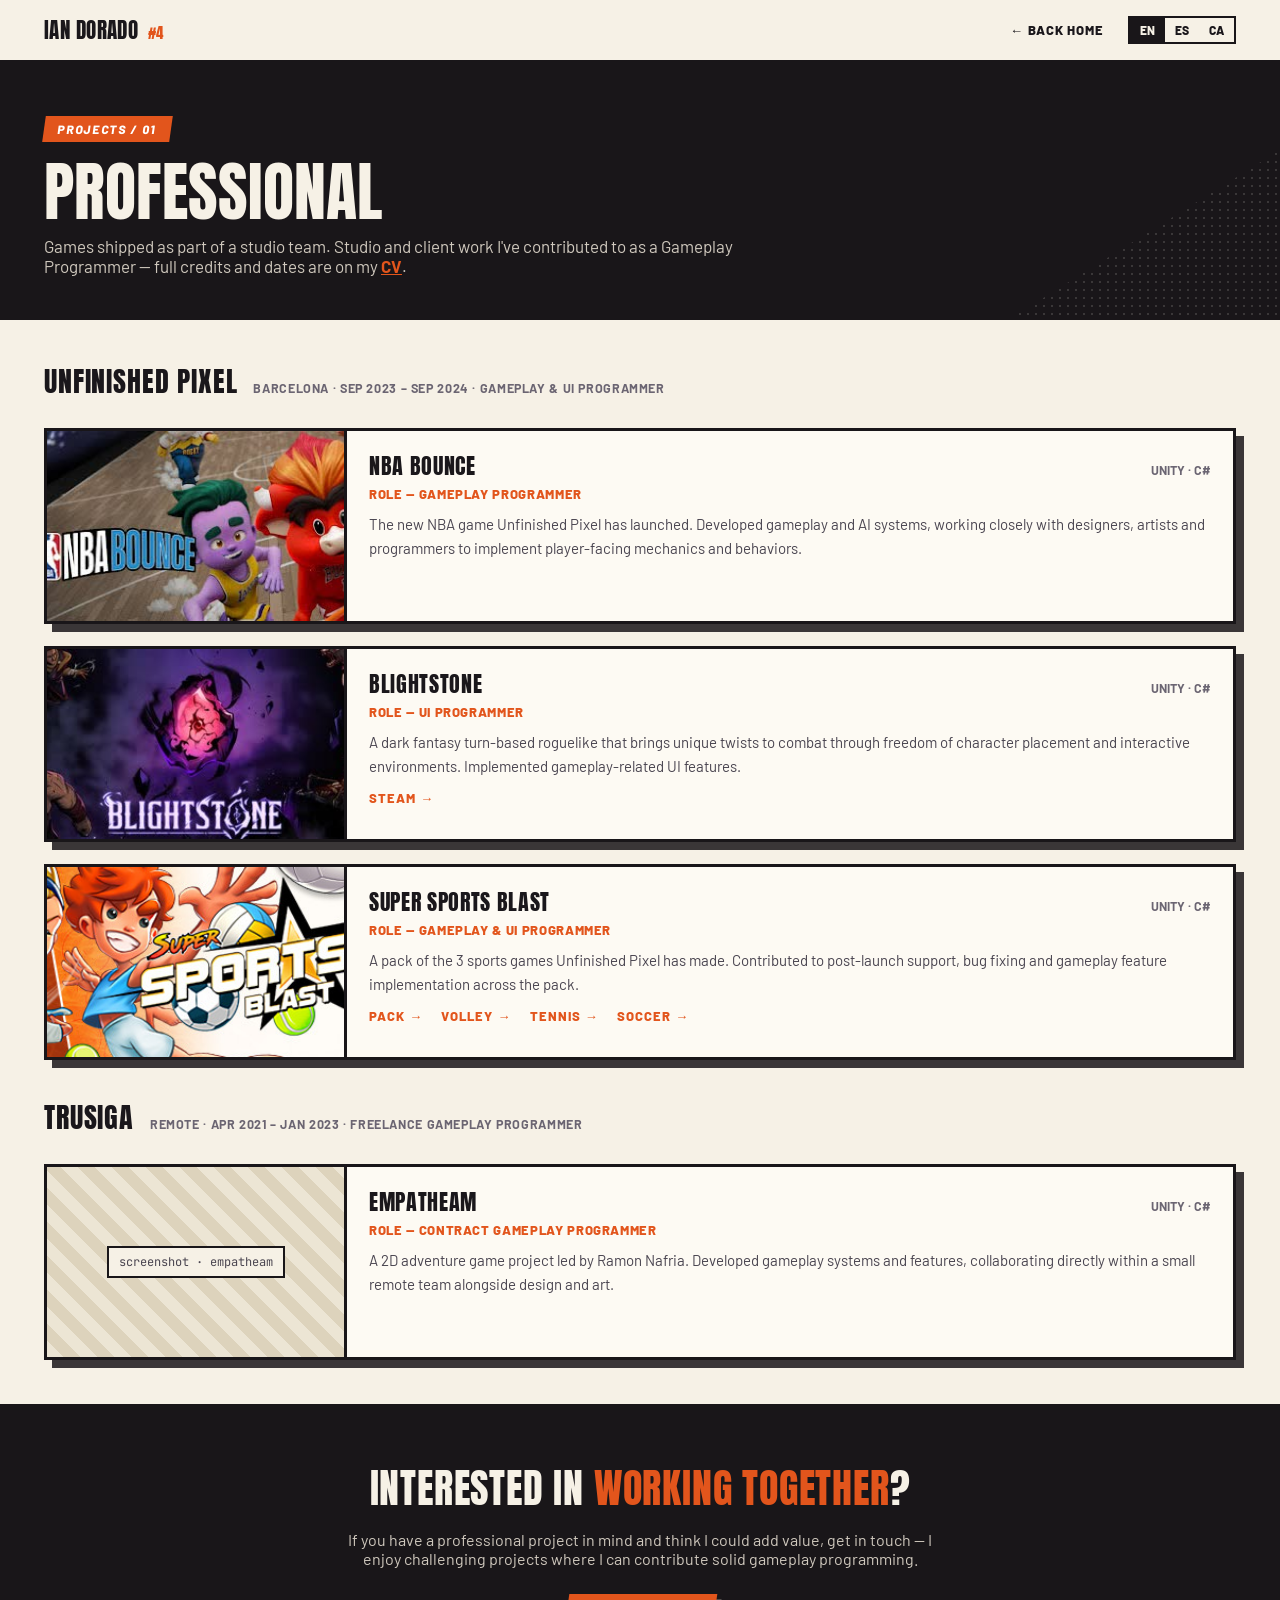
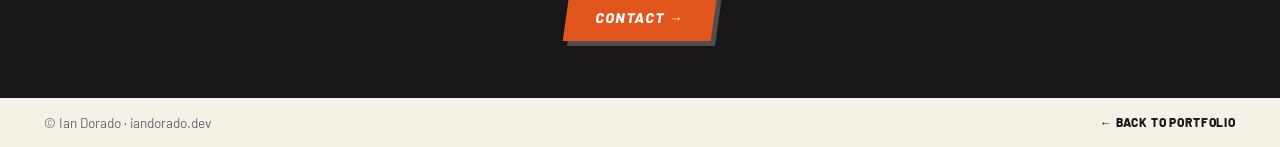
<file: professional-projects.html>
<!DOCTYPE html>
<html lang="en">
<head>
<title>Professional Projects - Ian Dorado</title>
<meta charset="utf-8">
<meta name="viewport" content="width=device-width, initial-scale=1">
<meta name="description" content="Games published by Ian Dorado as part of a studio team: NBA Bounce, Blightstone, Super Sports Blast and Empatheam.">
<link rel="preconnect" href="https://fonts.googleapis.com">
<link rel="preconnect" href="https://fonts.gstatic.com" crossorigin>
<link href="https://fonts.googleapis.com/css2?family=Anton&family=Barlow:wght@400;600;700;800;900&family=JetBrains+Mono:wght@400;500&display=swap" rel="stylesheet">
<link rel="stylesheet" href="assets/portfolio.css">
</head>
<body>
<div class="wrap">
<header class="topbar">
<a class="logo" href="index.html"><span class="nombre">IAN DORADO</span><span class="dorsal">#4</span></a>
<div style="display:flex;align-items:center;gap:24px">
<a class="volver" href="index.html">← Back home</a>
<div class="lang"><span class="on">EN</span><a href="es/professional-projects.html">ES</a><a href="ca/professional-projects.html">CA</a></div>
</div>
</header>

<section class="hero-int">
<div class="dots claro br"></div>
<span class="badge naranja">Projects / 01</span>
<h1>PROFESSIONAL</h1>
<p>Games shipped as part of a studio team. Studio and client work I've contributed to as a Gameplay Programmer — full credits and dates are on my <a href="https://drive.google.com/file/d/1tQPyiFd7aMaH0E0QQcwuhiPPUvILgp-P/view" target="_blank" rel="noopener">CV</a>.</p>
</section>

<div class="grupo">
<h2>UNFINISHED PIXEL</h2>
<span class="meta">Barcelona · Sep 2023 – Sep 2024 · Gameplay &amp; UI Programmer</span>
</div>
<section class="projs">
<article class="proj">
<div class="captura"><video class="foto-unica" src="images/projects/nba-bounce-2.mp4" poster="images/projects/nba-bounce-1.jpg" autoplay loop muted playsinline></video></div>
<div class="proj-body">
<div class="proj-head"><span class="pnom">NBA BOUNCE</span><span class="ptech">Unity · C#</span></div>
<div class="prol">Role — Gameplay Programmer</div>
<p>The new NBA game Unfinished Pixel has launched. Developed gameplay and AI systems, working closely with designers, artists and programmers to implement player-facing mechanics and behaviors.</p>
</div>
</article>
<article class="proj">
<div class="captura"><video class="foto-unica" src="images/projects/blightstone-2.mp4" poster="images/projects/blightstone-1.jpg" autoplay loop muted playsinline></video></div>
<div class="proj-body">
<div class="proj-head"><span class="pnom">BLIGHTSTONE</span><span class="ptech">Unity · C#</span></div>
<div class="prol">Role — UI Programmer</div>
<p>A dark fantasy turn-based roguelike that brings unique twists to combat through freedom of character placement and interactive environments. Implemented gameplay-related UI features.</p>
<div class="plinks"><a href="https://store.steampowered.com/app/2832280/Blightstone" target="_blank" rel="noopener">Steam →</a></div>
</div>
</article>
<article class="proj">
<div class="captura"><video class="foto-unica" src="images/projects/super-sports-blast-2.mp4" poster="images/projects/super-sports-blast-1.png" autoplay loop muted playsinline></video></div>
<div class="proj-body">
<div class="proj-head"><span class="pnom">SUPER SPORTS BLAST</span><span class="ptech">Unity · C#</span></div>
<div class="prol">Role — Gameplay &amp; UI Programmer</div>
<p>A pack of the 3 sports games Unfinished Pixel has made. Contributed to post-launch support, bug fixing and gameplay feature implementation across the pack.</p>
<div class="plinks">
<a href="https://store.steampowered.com/app/1515740/Super_Sports_Blast/" target="_blank" rel="noopener">Pack →</a>
<a href="https://store.steampowered.com/app/822040/Super_Volley_Blast/" target="_blank" rel="noopener">Volley →</a>
<a href="https://store.steampowered.com/app/1050510/Super_Tennis_Blast/" target="_blank" rel="noopener">Tennis →</a>
<a href="https://store.steampowered.com/app/1253680/Super_Soccer_Blast/" target="_blank" rel="noopener">Soccer →</a>
</div>
</div>
</article>
</section>

<div class="grupo sig">
<h2>TRUSIGA</h2>
<span class="meta">Remote · Apr 2021 – Jan 2023 · Freelance Gameplay Programmer</span>
</div>
<section class="projs fin">
<article class="proj">
<div class="captura"><span>screenshot · empatheam</span></div>
<div class="proj-body">
<div class="proj-head"><span class="pnom">EMPATHEAM</span><span class="ptech">Unity · C#</span></div>
<div class="prol">Role — Contract Gameplay Programmer</div>
<p>A 2D adventure game project led by Ramon Nafria. Developed gameplay systems and features, collaborating directly within a small remote team alongside design and art.</p>
</div>
</article>
</section>

<section class="contacto cierre">
<h2>Interested in <span class="acc">working together</span>?</h2>
<p>If you have a professional project in mind and think I could add value, get in touch — I enjoy challenging projects where I can contribute solid gameplay programming.</p>
<a class="btn sombra-clara" href="index.html#contact">Contact →</a>
</section>

<footer class="footer">
<span class="copy">© Ian Dorado · iandorado.dev</span>
<a class="volver" style="font-size:12px" href="index.html">← Back to portfolio</a>
</footer>
</div>
</body>
</html>
</file>
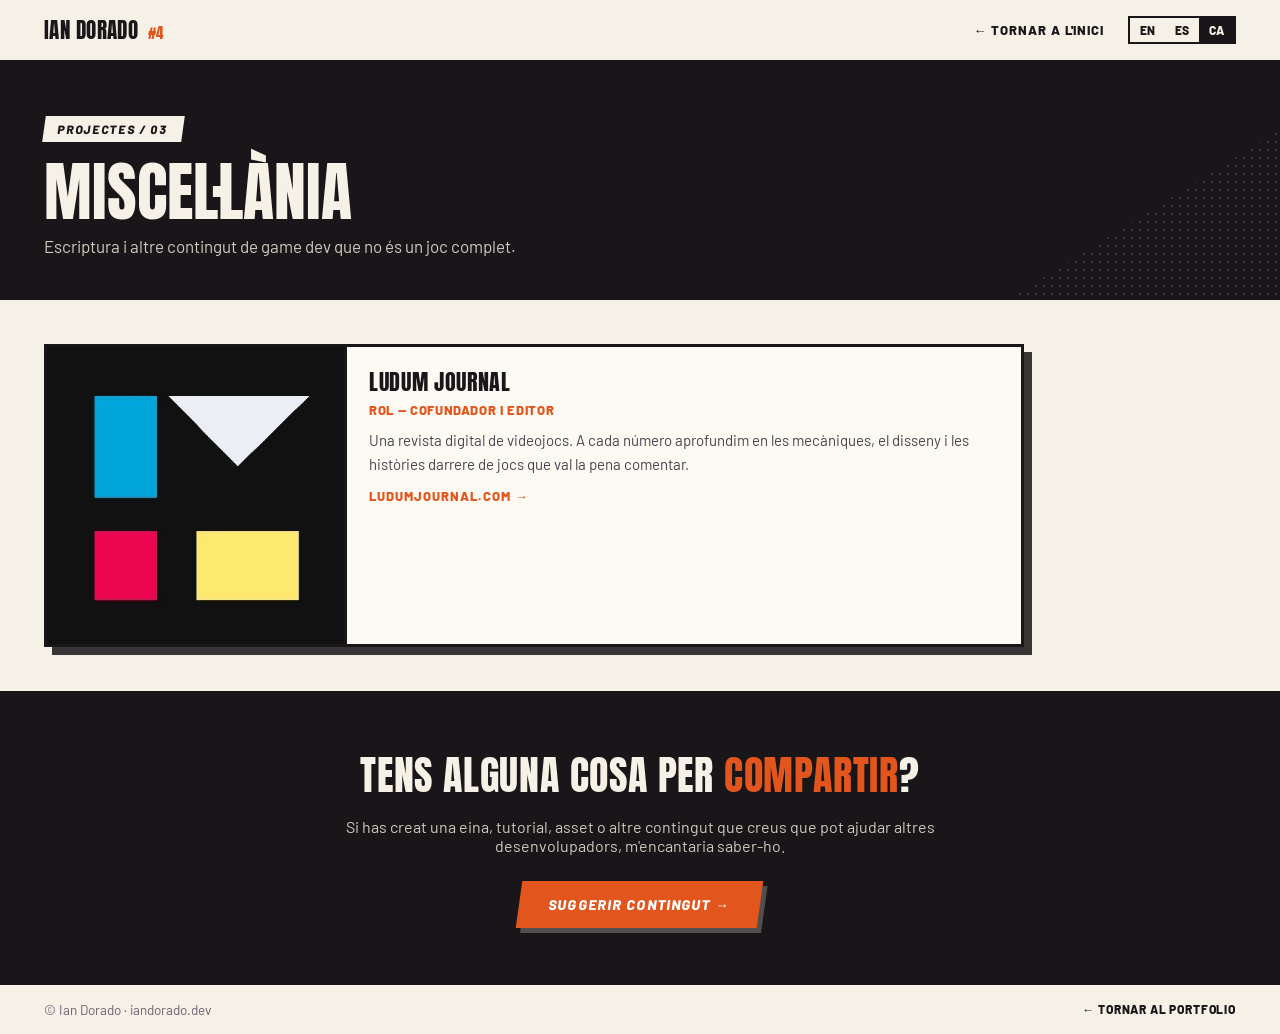
<file: ca/miscellaneous.html>
<!DOCTYPE html>
<html lang="ca">
<head>
<title>Miscel·lània - Ian Dorado</title>
<meta charset="utf-8">
<meta name="viewport" content="width=device-width, initial-scale=1">
<meta name="description" content="Escriptura i altre contingut de game dev d'Ian Dorado, incloent la revista digital Ludum Journal.">
<link rel="preconnect" href="https://fonts.googleapis.com">
<link rel="preconnect" href="https://fonts.gstatic.com" crossorigin>
<link href="https://fonts.googleapis.com/css2?family=Anton&family=Barlow:wght@400;600;700;800;900&family=JetBrains+Mono:wght@400;500&display=swap" rel="stylesheet">
<link rel="stylesheet" href="../assets/portfolio.css">
</head>
<body>
<div class="wrap">
<header class="topbar">
<a class="logo" href="index.html"><span class="nombre">IAN DORADO</span><span class="dorsal">#4</span></a>
<div style="display:flex;align-items:center;gap:24px">
<a class="volver" href="index.html">← Tornar a l'inici</a>
<div class="lang"><a href="../miscellaneous.html">EN</a><a href="../es/miscellaneous.html">ES</a><span class="on">CA</span></div>
</div>
</header>

<section class="hero-int">
<div class="dots claro br"></div>
<span class="badge claro">Projectes / 03</span>
<h1>MISCEL·LÀNIA</h1>
<p>Escriptura i altre contingut de game dev que no és un joc complet.</p>
</section>

<section class="projs fin" style="padding-top:44px">
<article class="proj" style="max-width:980px">
<div class="captura" style="min-height:180px"><img class="foto-unica" src="../images/projects/ludum-journal-1.png" alt="Portada de Ludum Journal"></div>
<div class="proj-body">
<span class="pnom" style="font-family:'Anton',sans-serif;font-size:22px;letter-spacing:.03em">LUDUM JOURNAL</span>
<div class="prol">Rol — Cofundador i Editor</div>
<p>Una revista digital de videojocs. A cada número aprofundim en les mecàniques, el disseny i les històries darrere de jocs que val la pena comentar.</p>
<div class="plinks"><a href="https://www.ludumjournal.com/inicio" target="_blank" rel="noopener">ludumjournal.com →</a></div>
</div>
</article>
</section>

<section class="contacto cierre">
<h2>Tens alguna cosa per <span class="acc">compartir</span>?</h2>
<p>Si has creat una eina, tutorial, asset o altre contingut que creus que pot ajudar altres desenvolupadors, m'encantaria saber-ho.</p>
<a class="btn sombra-clara" href="index.html#contacte">Suggerir contingut →</a>
</section>

<footer class="footer">
<span class="copy">© Ian Dorado · iandorado.dev</span>
<a class="volver" style="font-size:12px" href="index.html">← Tornar al portfolio</a>
</footer>
</div>
</body>
</html>
</file>
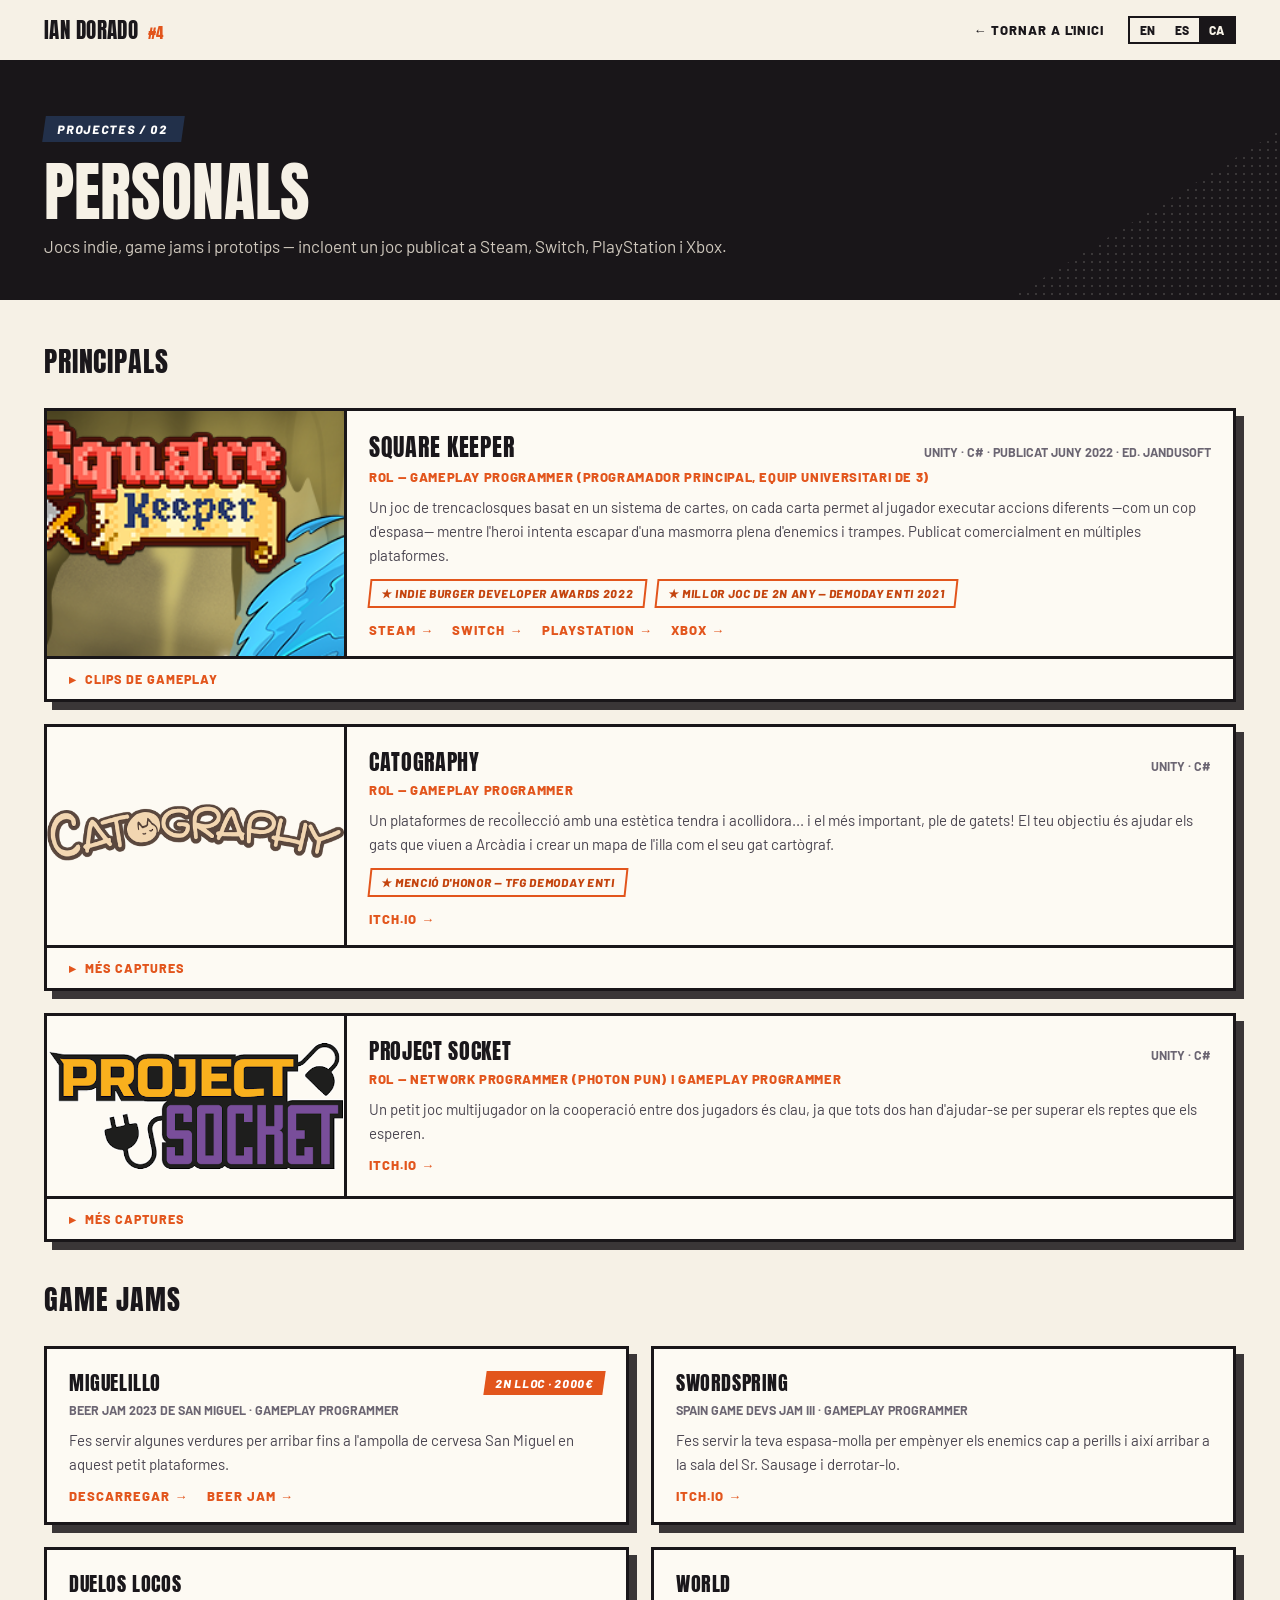
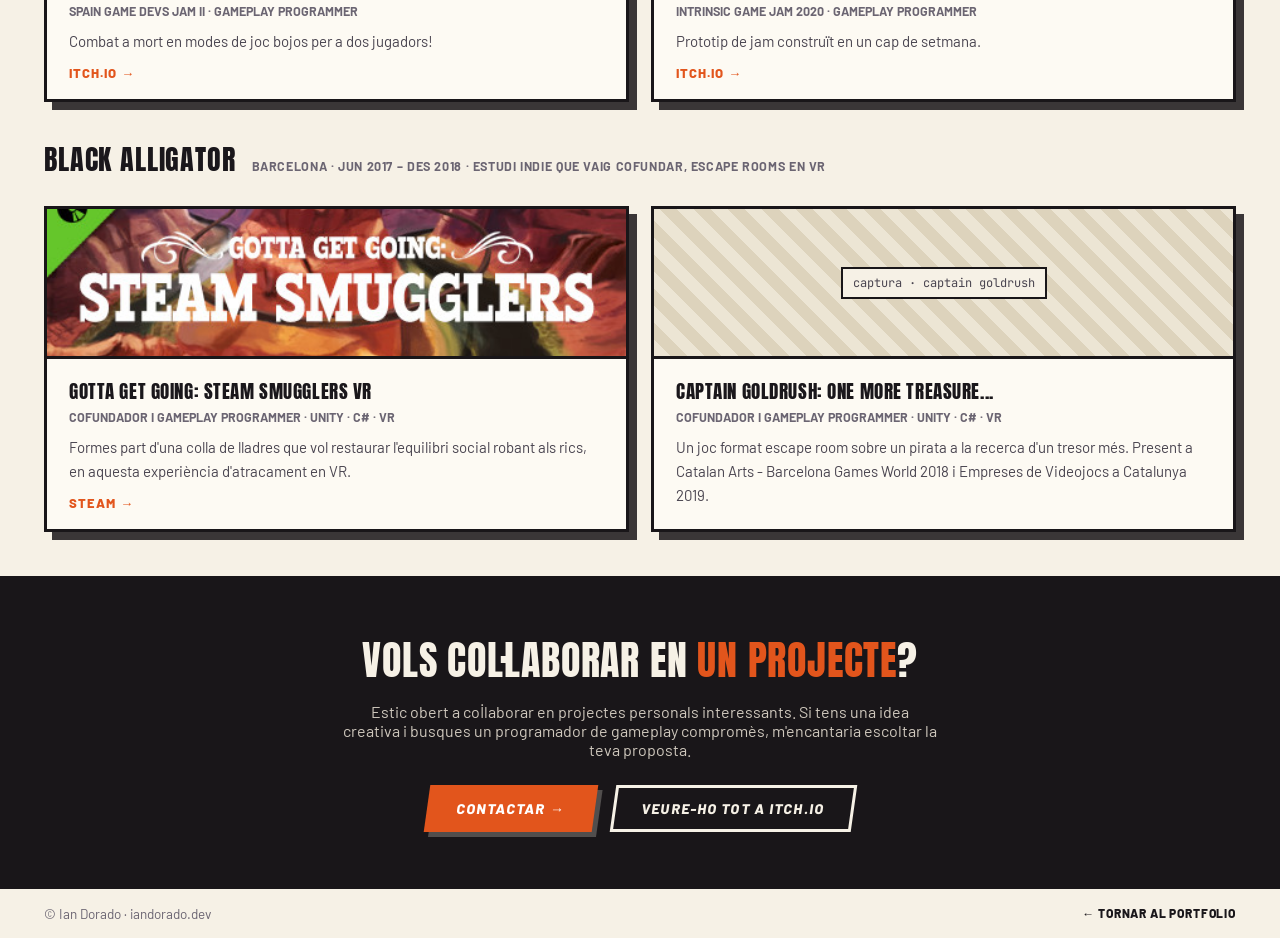
<file: ca/personal-projects.html>
<!DOCTYPE html>
<html lang="ca">
<head>
<title>Projectes Personals - Ian Dorado</title>
<meta charset="utf-8">
<meta name="viewport" content="width=device-width, initial-scale=1">
<meta name="description" content="Jocs indie, game jams i prototips d'Ian Dorado — incloent Square Keeper, publicat a Steam, Switch, PlayStation i Xbox.">
<link rel="preconnect" href="https://fonts.googleapis.com">
<link rel="preconnect" href="https://fonts.gstatic.com" crossorigin>
<link href="https://fonts.googleapis.com/css2?family=Anton&family=Barlow:wght@400;600;700;800;900&family=JetBrains+Mono:wght@400;500&display=swap" rel="stylesheet">
<link rel="stylesheet" href="../assets/portfolio.css">
</head>
<body>
<div class="wrap">
<header class="topbar">
<a class="logo" href="index.html"><span class="nombre">IAN DORADO</span><span class="dorsal">#4</span></a>
<div style="display:flex;align-items:center;gap:24px">
<a class="volver" href="index.html">← Tornar a l'inici</a>
<div class="lang"><a href="../personal-projects.html">EN</a><a href="../es/personal-projects.html">ES</a><span class="on">CA</span></div>
</div>
</header>

<section class="hero-int">
<div class="dots claro br"></div>
<span class="badge navy">Projectes / 02</span>
<h1>PERSONALS</h1>
<p>Jocs indie, game jams i prototips — incloent un joc publicat a Steam, Switch, PlayStation i Xbox.</p>
</section>

<div class="grupo"><h2>PRINCIPALS</h2></div>
<section class="projs">
<article class="proj">
<div class="captura" style="min-height:220px"><img class="foto-unica" src="../images/projects/square-keeper-1.png" alt="Captura de Square Keeper"></div>
<div class="proj-body">
<div class="proj-head"><span class="pnom" style="font-size:24px">SQUARE KEEPER</span><span class="ptech">Unity · C# · Publicat juny 2022 · Ed. Jandusoft</span></div>
<div class="prol">Rol — Gameplay Programmer (programador principal, equip universitari de 3)</div>
<p>Un joc de trencaclosques basat en un sistema de cartes, on cada carta permet al jugador executar accions diferents —com un cop d'espasa— mentre l'heroi intenta escapar d'una masmorra plena d'enemics i trampes. Publicat comercialment en múltiples plataformes.</p>
<div class="premios">
<span class="premio">★ Indie Burger Developer Awards 2022</span>
<span class="premio">★ Millor Joc de 2n Any — Demoday ENTI 2021</span>
</div>
<div class="plinks">
<a href="https://store.steampowered.com/app/1944730/Square_Keeper/" target="_blank" rel="noopener">Steam →</a>
<a href="https://www.nintendo.es/Juegos/Programas-descargables-Nintendo-Switch/Square-Keeper-2222145.html" target="_blank" rel="noopener">Switch →</a>
<a href="https://store.playstation.com/es-es/product/EP3111-PPSA07894_00-JANDUSOFT0000001" target="_blank" rel="noopener">PlayStation →</a>
<a href="https://www.xbox.com/es-es/games/store/square-keeper/9nnvnj54s273" target="_blank" rel="noopener">Xbox →</a>
</div>
</div>
<details class="mas-capturas"><summary>Clips de gameplay</summary><div class="grid-capturas"><video src="../images/projects/square-keeper-2.mp4" autoplay loop muted playsinline></video><video src="../images/projects/square-keeper-3.mp4" autoplay loop muted playsinline></video><video src="../images/projects/square-keeper-4.mp4" autoplay loop muted playsinline></video><video src="../images/projects/square-keeper-5.mp4" autoplay loop muted playsinline></video></div></details>
</article>
<article class="proj">
<div class="captura" style="min-height:180px"><img class="foto-contain" src="../images/projects/catography-1.png" alt="Captura de Catography"></div>
<div class="proj-body">
<div class="proj-head"><span class="pnom">CATOGRAPHY</span><span class="ptech">Unity · C#</span></div>
<div class="prol">Rol — Gameplay Programmer</div>
<p>Un plataformes de recol·lecció amb una estètica tendra i acollidora... i el més important, ple de gatets! El teu objectiu és ajudar els gats que viuen a Arcàdia i crear un mapa de l'illa com el seu gat cartògraf.</p>
<div class="premios"><span class="premio">★ Menció d'Honor — TFG Demoday ENTI</span></div>
<div class="plinks"><a href="https://koalainabox.itch.io/catography" target="_blank" rel="noopener">Itch.io →</a></div>
</div>
<details class="mas-capturas"><summary>Més captures</summary><div class="grid-capturas"><img src="../images/projects/catography-2.png" alt="Captura de Catography"><img src="../images/projects/catography-3.png" alt="Captura de Catography"><img src="../images/projects/catography-4.png" alt="Captura de Catography"><img src="../images/projects/catography-5.png" alt="Captura de Catography"><img src="../images/projects/catography-6.png" alt="Captura de Catography"></div></details>
</article>
<article class="proj">
<div class="captura" style="min-height:180px"><img class="foto-contain" src="../images/projects/project-socket-1.png" alt="Captura de Project Socket"></div>
<div class="proj-body">
<div class="proj-head"><span class="pnom">PROJECT SOCKET</span><span class="ptech">Unity · C#</span></div>
<div class="prol">Rol — Network Programmer (Photon PUN) i Gameplay Programmer</div>
<p>Un petit joc multijugador on la cooperació entre dos jugadors és clau, ja que tots dos han d'ajudar-se per superar els reptes que els esperen.</p>
<div class="plinks"><a href="https://kanakstudio.itch.io/project-socket" target="_blank" rel="noopener">Itch.io →</a></div>
</div>
<details class="mas-capturas"><summary>Més captures</summary><div class="grid-capturas"><img src="../images/projects/project-socket-2.png" alt="Captura de Project Socket"><img src="../images/projects/project-socket-3.png" alt="Captura de Project Socket"><img src="../images/projects/project-socket-4.png" alt="Captura de Project Socket"><img src="../images/projects/project-socket-5.png" alt="Captura de Project Socket"><img src="../images/projects/project-socket-6.png" alt="Captura de Project Socket"></div></details>
</article>
</section>

<div class="grupo sig"><h2>GAME JAMS</h2></div>
<section class="jams">
<article class="jam">
<div class="jam-head"><span class="pnom">MIGUELILLO</span><span class="premio-chip">2n lloc · 2000€</span></div>
<div class="meta">Beer Jam 2023 de San Miguel · Gameplay Programmer</div>
<p>Fes servir algunes verdures per arribar fins a l'ampolla de cervesa San Miguel en aquest petit plataformes.</p>
<div class="plinks">
<a href="https://www.sanmiguel.com/es/wp-content/uploads/sites/2/2023/08/bro-el-equipo-bro.zip" target="_blank" rel="noopener">Descarregar →</a>
<a href="https://www.sanmiguel.com/es/ocio/gaming/beerjam/" target="_blank" rel="noopener">Beer Jam →</a>
</div>
</article>
<article class="jam">
<div class="jam-head"><span class="pnom">SWORDSPRING</span></div>
<div class="meta">Spain Game Devs Jam III · Gameplay Programmer</div>
<p>Fes servir la teva espasa-molla per empènyer els enemics cap a perills i així arribar a la sala del Sr. Sausage i derrotar-lo.</p>
<div class="plinks"><a href="http://uritj.itch.io/swordspring" target="_blank" rel="noopener">Itch.io →</a></div>
</article>
<article class="jam">
<div class="jam-head"><span class="pnom">DUELOS LOCOS</span></div>
<div class="meta">Spain Game Devs Jam II · Gameplay Programmer</div>
<p>Combat a mort en modes de joc bojos per a dos jugadors!</p>
<div class="plinks"><a href="http://idorado4.itch.io/duelos-locos" target="_blank" rel="noopener">Itch.io →</a></div>
</article>
<article class="jam">
<div class="jam-head"><span class="pnom">WORLD</span></div>
<div class="meta">Intrinsic Game Jam 2020 · Gameplay Programmer</div>
<p>Prototip de jam construït en un cap de setmana.</p>
<div class="plinks"><a href="http://idorado4.itch.io/world" target="_blank" rel="noopener">Itch.io →</a></div>
</article>
</section>

<div class="grupo sig">
<h2>BLACK ALLIGATOR</h2>
<span class="meta">Barcelona · Jun 2017 – Des 2018 · estudi indie que vaig cofundar, escape rooms en VR</span>
</div>
<section class="duo">
<article class="vcard">
<div class="captura"><img class="foto-unica" src="../images/projects/gotta-get-going-1.png" alt="Captura de Gotta Get Going: Steam Smugglers VR"></div>
<div class="proj-body">
<span class="pnom">GOTTA GET GOING: STEAM SMUGGLERS VR</span>
<div class="meta">Cofundador i Gameplay Programmer · Unity · C# · VR</div>
<p>Formes part d'una colla de lladres que vol restaurar l'equilibri social robant als rics, en aquesta experiència d'atracament en VR.</p>
<div class="plinks"><a href="https://store.steampowered.com/app/783320/Gotta_Get_Going_Steam_Smugglers_VR/" target="_blank" rel="noopener">Steam →</a></div>
</div>
</article>
<article class="vcard">
<div class="captura"><span>captura · captain goldrush</span></div>
<div class="proj-body">
<span class="pnom">CAPTAIN GOLDRUSH: ONE MORE TREASURE...</span>
<div class="meta">Cofundador i Gameplay Programmer · Unity · C# · VR</div>
<p>Un joc format escape room sobre un pirata a la recerca d'un tresor més. Present a Catalan Arts - Barcelona Games World 2018 i Empreses de Videojocs a Catalunya 2019.</p>
</div>
</article>
</section>

<section class="contacto cierre">
<h2>Vols col·laborar en <span class="acc">un projecte</span>?</h2>
<p>Estic obert a col·laborar en projectes personals interessants. Si tens una idea creativa i busques un programador de gameplay compromès, m'encantaria escoltar la teva proposta.</p>
<div class="btns">
<a class="btn sombra-clara" href="index.html#contacte">Contactar →</a>
<a class="btn-line claro" href="https://idorado4.itch.io/" target="_blank" rel="noopener">Veure-ho tot a Itch.io</a>
</div>
</section>

<footer class="footer">
<span class="copy">© Ian Dorado · iandorado.dev</span>
<a class="volver" style="font-size:12px" href="index.html">← Tornar al portfolio</a>
</footer>
</div>
</body>
</html>
</file>
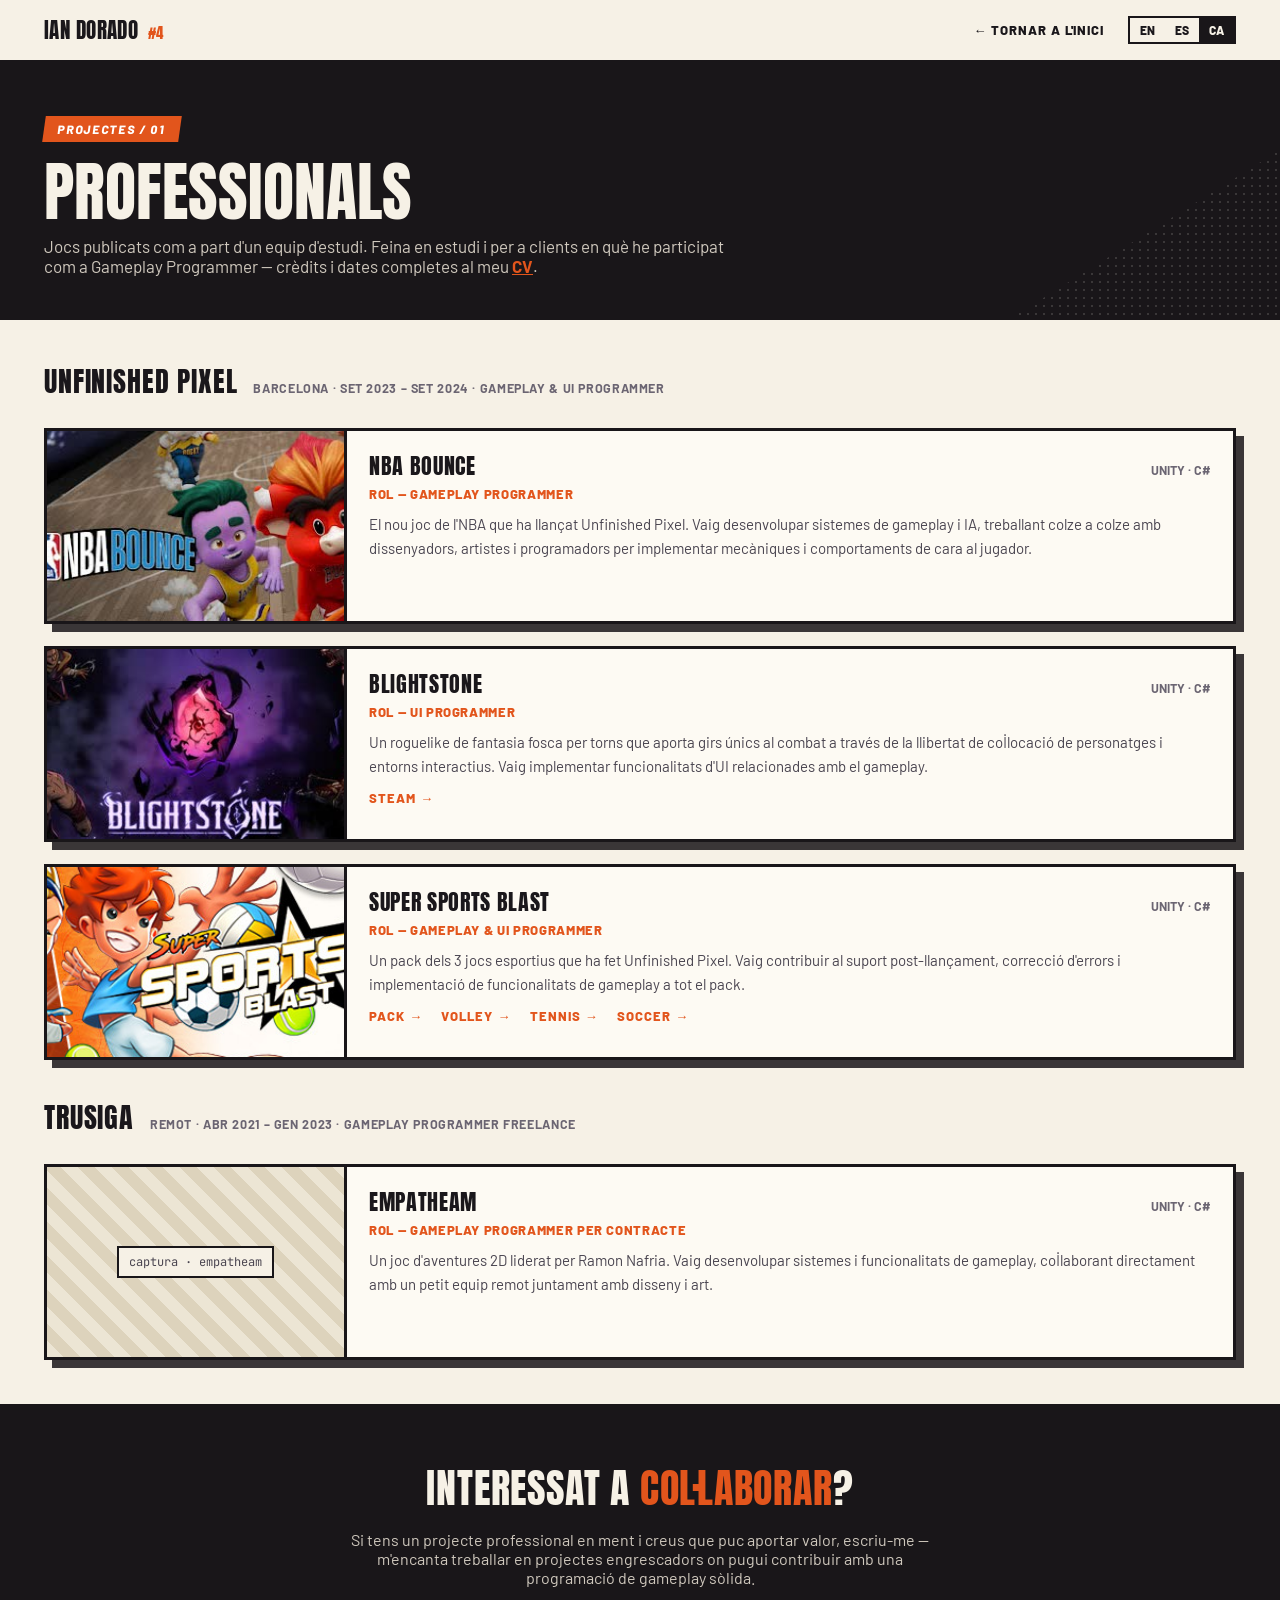
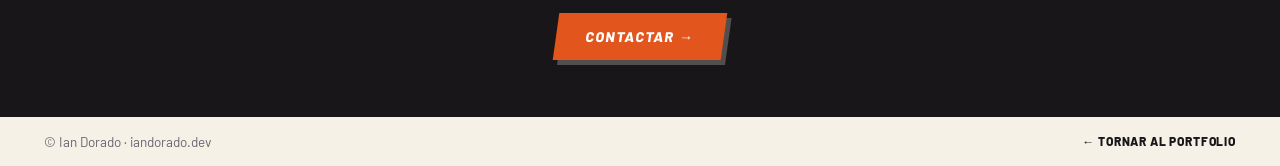
<file: ca/professional-projects.html>
<!DOCTYPE html>
<html lang="ca">
<head>
<title>Projectes Professionals - Ian Dorado</title>
<meta charset="utf-8">
<meta name="viewport" content="width=device-width, initial-scale=1">
<meta name="description" content="Jocs publicats per Ian Dorado com a part d'un equip d'estudi: NBA Bounce, Blightstone, Super Sports Blast i Empatheam.">
<link rel="preconnect" href="https://fonts.googleapis.com">
<link rel="preconnect" href="https://fonts.gstatic.com" crossorigin>
<link href="https://fonts.googleapis.com/css2?family=Anton&family=Barlow:wght@400;600;700;800;900&family=JetBrains+Mono:wght@400;500&display=swap" rel="stylesheet">
<link rel="stylesheet" href="../assets/portfolio.css">
</head>
<body>
<div class="wrap">
<header class="topbar">
<a class="logo" href="index.html"><span class="nombre">IAN DORADO</span><span class="dorsal">#4</span></a>
<div style="display:flex;align-items:center;gap:24px">
<a class="volver" href="index.html">← Tornar a l'inici</a>
<div class="lang"><a href="../professional-projects.html">EN</a><a href="../es/professional-projects.html">ES</a><span class="on">CA</span></div>
</div>
</header>

<section class="hero-int">
<div class="dots claro br"></div>
<span class="badge naranja">Projectes / 01</span>
<h1>PROFESSIONALS</h1>
<p>Jocs publicats com a part d'un equip d'estudi. Feina en estudi i per a clients en què he participat com a Gameplay Programmer — crèdits i dates completes al meu <a href="https://drive.google.com/file/d/1tQPyiFd7aMaH0E0QQcwuhiPPUvILgp-P/view" target="_blank" rel="noopener">CV</a>.</p>
</section>

<div class="grupo">
<h2>UNFINISHED PIXEL</h2>
<span class="meta">Barcelona · Set 2023 – Set 2024 · Gameplay &amp; UI Programmer</span>
</div>
<section class="projs">
<article class="proj">
<div class="captura"><video class="foto-unica" src="../images/projects/nba-bounce-2.mp4" poster="../images/projects/nba-bounce-1.jpg" autoplay loop muted playsinline></video></div>
<div class="proj-body">
<div class="proj-head"><span class="pnom">NBA BOUNCE</span><span class="ptech">Unity · C#</span></div>
<div class="prol">Rol — Gameplay Programmer</div>
<p>El nou joc de l'NBA que ha llançat Unfinished Pixel. Vaig desenvolupar sistemes de gameplay i IA, treballant colze a colze amb dissenyadors, artistes i programadors per implementar mecàniques i comportaments de cara al jugador.</p>
</div>
</article>
<article class="proj">
<div class="captura"><video class="foto-unica" src="../images/projects/blightstone-2.mp4" poster="../images/projects/blightstone-1.jpg" autoplay loop muted playsinline></video></div>
<div class="proj-body">
<div class="proj-head"><span class="pnom">BLIGHTSTONE</span><span class="ptech">Unity · C#</span></div>
<div class="prol">Rol — UI Programmer</div>
<p>Un roguelike de fantasia fosca per torns que aporta girs únics al combat a través de la llibertat de col·locació de personatges i entorns interactius. Vaig implementar funcionalitats d'UI relacionades amb el gameplay.</p>
<div class="plinks"><a href="https://store.steampowered.com/app/2832280/Blightstone" target="_blank" rel="noopener">Steam →</a></div>
</div>
</article>
<article class="proj">
<div class="captura"><video class="foto-unica" src="../images/projects/super-sports-blast-2.mp4" poster="../images/projects/super-sports-blast-1.png" autoplay loop muted playsinline></video></div>
<div class="proj-body">
<div class="proj-head"><span class="pnom">SUPER SPORTS BLAST</span><span class="ptech">Unity · C#</span></div>
<div class="prol">Rol — Gameplay &amp; UI Programmer</div>
<p>Un pack dels 3 jocs esportius que ha fet Unfinished Pixel. Vaig contribuir al suport post-llançament, correcció d'errors i implementació de funcionalitats de gameplay a tot el pack.</p>
<div class="plinks">
<a href="https://store.steampowered.com/app/1515740/Super_Sports_Blast/" target="_blank" rel="noopener">Pack →</a>
<a href="https://store.steampowered.com/app/822040/Super_Volley_Blast/" target="_blank" rel="noopener">Volley →</a>
<a href="https://store.steampowered.com/app/1050510/Super_Tennis_Blast/" target="_blank" rel="noopener">Tennis →</a>
<a href="https://store.steampowered.com/app/1253680/Super_Soccer_Blast/" target="_blank" rel="noopener">Soccer →</a>
</div>
</div>
</article>
</section>

<div class="grupo sig">
<h2>TRUSIGA</h2>
<span class="meta">Remot · Abr 2021 – Gen 2023 · Gameplay Programmer freelance</span>
</div>
<section class="projs fin">
<article class="proj">
<div class="captura"><span>captura · empatheam</span></div>
<div class="proj-body">
<div class="proj-head"><span class="pnom">EMPATHEAM</span><span class="ptech">Unity · C#</span></div>
<div class="prol">Rol — Gameplay Programmer per contracte</div>
<p>Un joc d'aventures 2D liderat per Ramon Nafria. Vaig desenvolupar sistemes i funcionalitats de gameplay, col·laborant directament amb un petit equip remot juntament amb disseny i art.</p>
</div>
</article>
</section>

<section class="contacto cierre">
<h2>Interessat a <span class="acc">col·laborar</span>?</h2>
<p>Si tens un projecte professional en ment i creus que puc aportar valor, escriu-me — m'encanta treballar en projectes engrescadors on pugui contribuir amb una programació de gameplay sòlida.</p>
<a class="btn sombra-clara" href="index.html#contacte">Contactar →</a>
</section>

<footer class="footer">
<span class="copy">© Ian Dorado · iandorado.dev</span>
<a class="volver" style="font-size:12px" href="index.html">← Tornar al portfolio</a>
</footer>
</div>
</body>
</html>
</file>
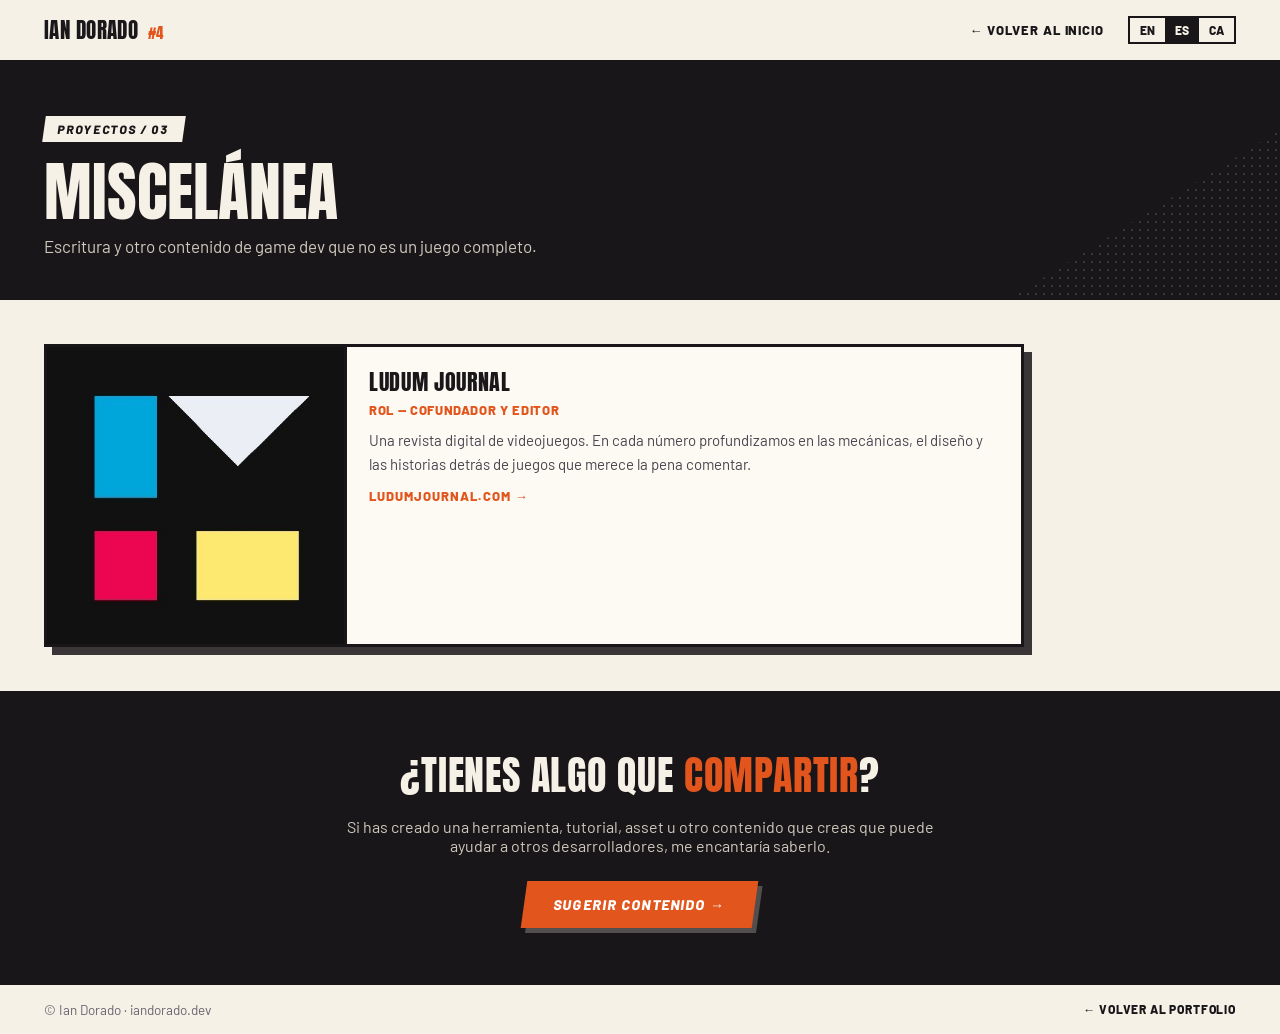
<file: es/miscellaneous.html>
<!DOCTYPE html>
<html lang="es">
<head>
<title>Miscelánea - Ian Dorado</title>
<meta charset="utf-8">
<meta name="viewport" content="width=device-width, initial-scale=1">
<meta name="description" content="Escritura y otro contenido de game dev de Ian Dorado, incluyendo la revista digital Ludum Journal.">
<link rel="preconnect" href="https://fonts.googleapis.com">
<link rel="preconnect" href="https://fonts.gstatic.com" crossorigin>
<link href="https://fonts.googleapis.com/css2?family=Anton&family=Barlow:wght@400;600;700;800;900&family=JetBrains+Mono:wght@400;500&display=swap" rel="stylesheet">
<link rel="stylesheet" href="../assets/portfolio.css">
</head>
<body>
<div class="wrap">
<header class="topbar">
<a class="logo" href="index.html"><span class="nombre">IAN DORADO</span><span class="dorsal">#4</span></a>
<div style="display:flex;align-items:center;gap:24px">
<a class="volver" href="index.html">← Volver al inicio</a>
<div class="lang"><a href="../miscellaneous.html">EN</a><span class="on">ES</span><a href="../ca/miscellaneous.html">CA</a></div>
</div>
</header>

<section class="hero-int">
<div class="dots claro br"></div>
<span class="badge claro">Proyectos / 03</span>
<h1>MISCELÁNEA</h1>
<p>Escritura y otro contenido de game dev que no es un juego completo.</p>
</section>

<section class="projs fin" style="padding-top:44px">
<article class="proj" style="max-width:980px">
<div class="captura" style="min-height:180px"><img class="foto-unica" src="../images/projects/ludum-journal-1.png" alt="Portada de Ludum Journal"></div>
<div class="proj-body">
<span class="pnom" style="font-family:'Anton',sans-serif;font-size:22px;letter-spacing:.03em">LUDUM JOURNAL</span>
<div class="prol">Rol — Cofundador y Editor</div>
<p>Una revista digital de videojuegos. En cada número profundizamos en las mecánicas, el diseño y las historias detrás de juegos que merece la pena comentar.</p>
<div class="plinks"><a href="https://www.ludumjournal.com/inicio" target="_blank" rel="noopener">ludumjournal.com →</a></div>
</div>
</article>
</section>

<section class="contacto cierre">
<h2>¿Tienes algo que <span class="acc">compartir</span>?</h2>
<p>Si has creado una herramienta, tutorial, asset u otro contenido que creas que puede ayudar a otros desarrolladores, me encantaría saberlo.</p>
<a class="btn sombra-clara" href="index.html#contacto">Sugerir contenido →</a>
</section>

<footer class="footer">
<span class="copy">© Ian Dorado · iandorado.dev</span>
<a class="volver" style="font-size:12px" href="index.html">← Volver al portfolio</a>
</footer>
</div>
</body>
</html>
</file>
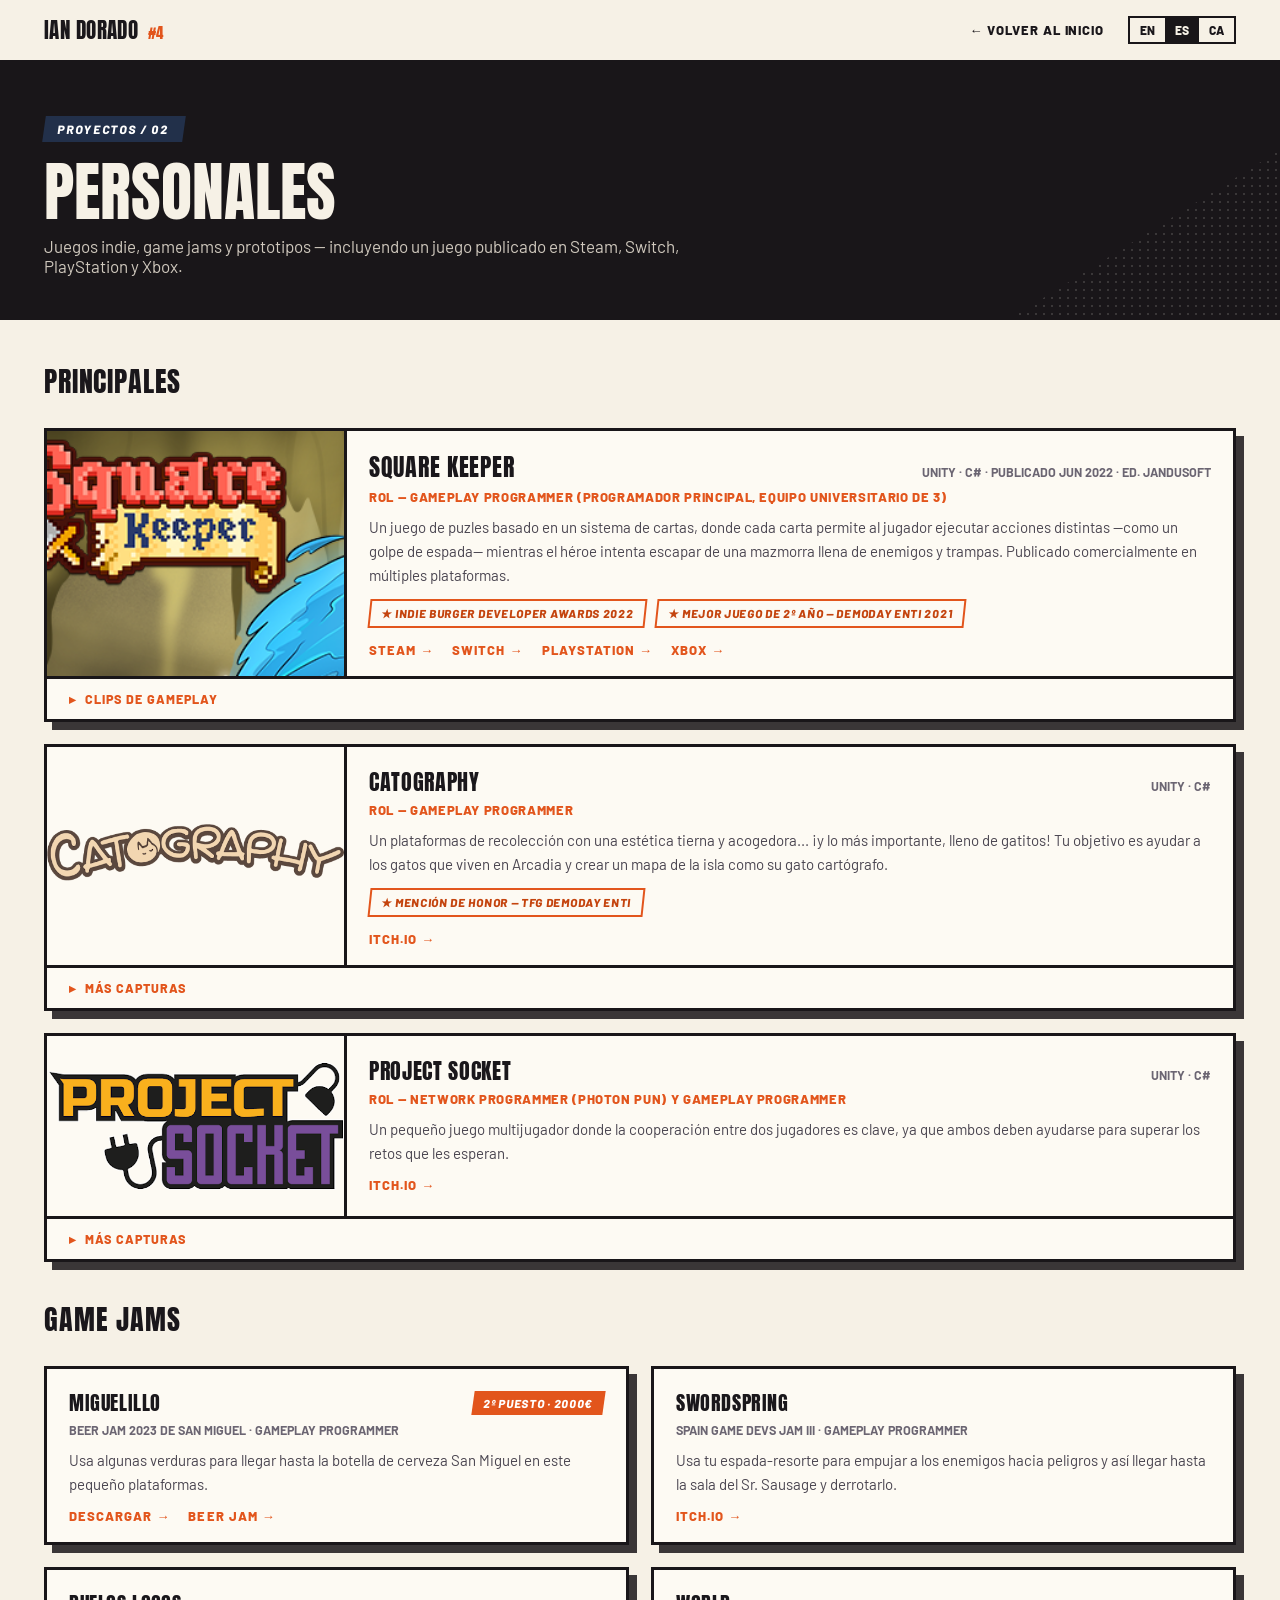
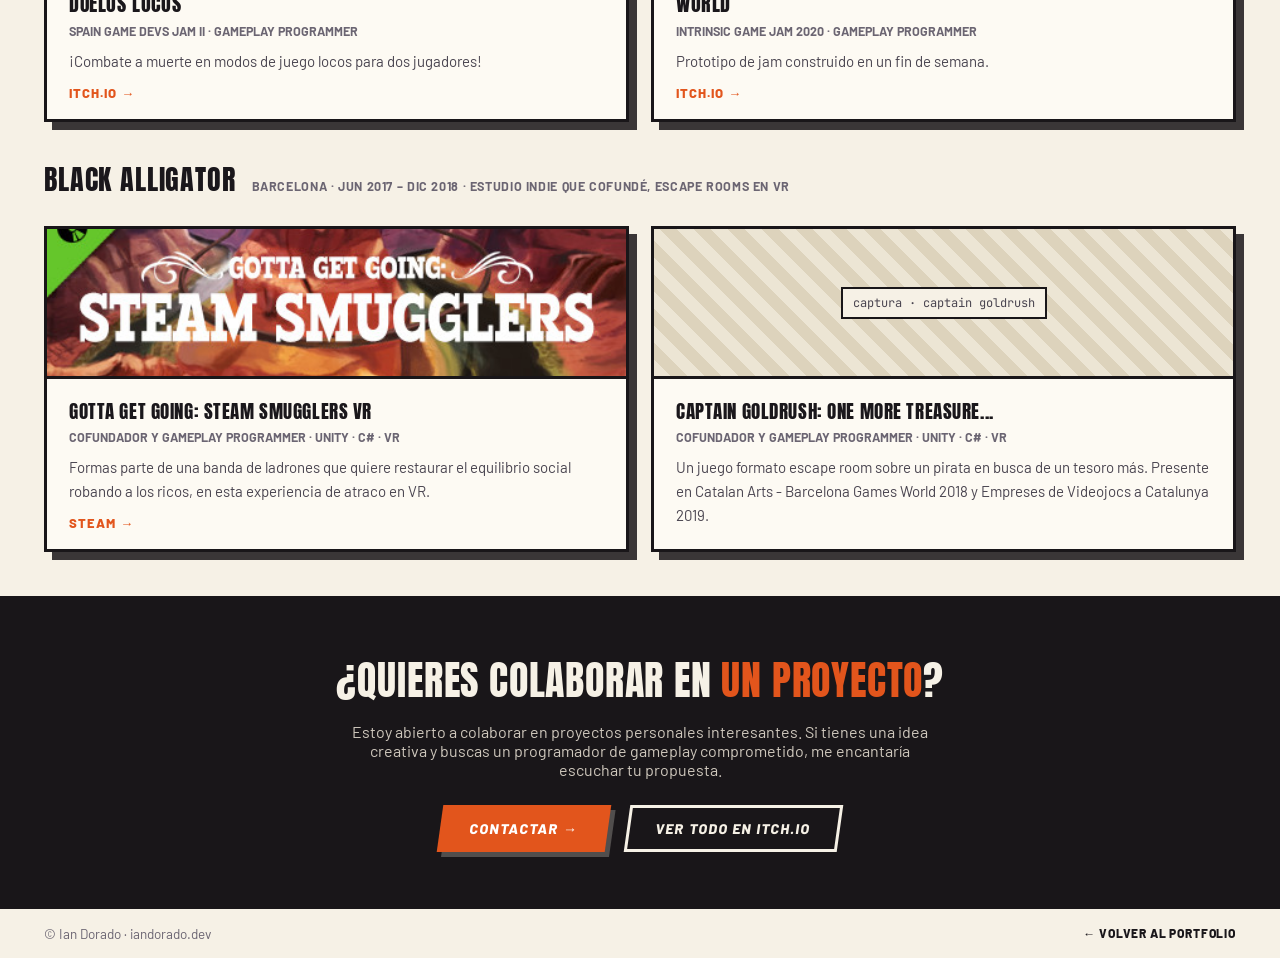
<file: es/personal-projects.html>
<!DOCTYPE html>
<html lang="es">
<head>
<title>Proyectos Personales - Ian Dorado</title>
<meta charset="utf-8">
<meta name="viewport" content="width=device-width, initial-scale=1">
<meta name="description" content="Juegos indie, game jams y prototipos de Ian Dorado — incluyendo Square Keeper, publicado en Steam, Switch, PlayStation y Xbox.">
<link rel="preconnect" href="https://fonts.googleapis.com">
<link rel="preconnect" href="https://fonts.gstatic.com" crossorigin>
<link href="https://fonts.googleapis.com/css2?family=Anton&family=Barlow:wght@400;600;700;800;900&family=JetBrains+Mono:wght@400;500&display=swap" rel="stylesheet">
<link rel="stylesheet" href="../assets/portfolio.css">
</head>
<body>
<div class="wrap">
<header class="topbar">
<a class="logo" href="index.html"><span class="nombre">IAN DORADO</span><span class="dorsal">#4</span></a>
<div style="display:flex;align-items:center;gap:24px">
<a class="volver" href="index.html">← Volver al inicio</a>
<div class="lang"><a href="../personal-projects.html">EN</a><span class="on">ES</span><a href="../ca/personal-projects.html">CA</a></div>
</div>
</header>

<section class="hero-int">
<div class="dots claro br"></div>
<span class="badge navy">Proyectos / 02</span>
<h1>PERSONALES</h1>
<p>Juegos indie, game jams y prototipos — incluyendo un juego publicado en Steam, Switch, PlayStation y Xbox.</p>
</section>

<div class="grupo"><h2>PRINCIPALES</h2></div>
<section class="projs">
<article class="proj">
<div class="captura" style="min-height:220px"><img class="foto-unica" src="../images/projects/square-keeper-1.png" alt="Captura de Square Keeper"></div>
<div class="proj-body">
<div class="proj-head"><span class="pnom" style="font-size:24px">SQUARE KEEPER</span><span class="ptech">Unity · C# · Publicado jun 2022 · Ed. Jandusoft</span></div>
<div class="prol">Rol — Gameplay Programmer (programador principal, equipo universitario de 3)</div>
<p>Un juego de puzles basado en un sistema de cartas, donde cada carta permite al jugador ejecutar acciones distintas —como un golpe de espada— mientras el héroe intenta escapar de una mazmorra llena de enemigos y trampas. Publicado comercialmente en múltiples plataformas.</p>
<div class="premios">
<span class="premio">★ Indie Burger Developer Awards 2022</span>
<span class="premio">★ Mejor Juego de 2º Año — Demoday ENTI 2021</span>
</div>
<div class="plinks">
<a href="https://store.steampowered.com/app/1944730/Square_Keeper/" target="_blank" rel="noopener">Steam →</a>
<a href="https://www.nintendo.es/Juegos/Programas-descargables-Nintendo-Switch/Square-Keeper-2222145.html" target="_blank" rel="noopener">Switch →</a>
<a href="https://store.playstation.com/es-es/product/EP3111-PPSA07894_00-JANDUSOFT0000001" target="_blank" rel="noopener">PlayStation →</a>
<a href="https://www.xbox.com/es-es/games/store/square-keeper/9nnvnj54s273" target="_blank" rel="noopener">Xbox →</a>
</div>
</div>
<details class="mas-capturas"><summary>Clips de gameplay</summary><div class="grid-capturas"><video src="../images/projects/square-keeper-2.mp4" autoplay loop muted playsinline></video><video src="../images/projects/square-keeper-3.mp4" autoplay loop muted playsinline></video><video src="../images/projects/square-keeper-4.mp4" autoplay loop muted playsinline></video><video src="../images/projects/square-keeper-5.mp4" autoplay loop muted playsinline></video></div></details>
</article>
<article class="proj">
<div class="captura" style="min-height:180px"><img class="foto-contain" src="../images/projects/catography-1.png" alt="Captura de Catography"></div>
<div class="proj-body">
<div class="proj-head"><span class="pnom">CATOGRAPHY</span><span class="ptech">Unity · C#</span></div>
<div class="prol">Rol — Gameplay Programmer</div>
<p>Un plataformas de recolección con una estética tierna y acogedora... ¡y lo más importante, lleno de gatitos! Tu objetivo es ayudar a los gatos que viven en Arcadia y crear un mapa de la isla como su gato cartógrafo.</p>
<div class="premios"><span class="premio">★ Mención de Honor — TFG Demoday ENTI</span></div>
<div class="plinks"><a href="https://koalainabox.itch.io/catography" target="_blank" rel="noopener">Itch.io →</a></div>
</div>
<details class="mas-capturas"><summary>Más capturas</summary><div class="grid-capturas"><img src="../images/projects/catography-2.png" alt="Captura de Catography"><img src="../images/projects/catography-3.png" alt="Captura de Catography"><img src="../images/projects/catography-4.png" alt="Captura de Catography"><img src="../images/projects/catography-5.png" alt="Captura de Catography"><img src="../images/projects/catography-6.png" alt="Captura de Catography"></div></details>
</article>
<article class="proj">
<div class="captura" style="min-height:180px"><img class="foto-contain" src="../images/projects/project-socket-1.png" alt="Captura de Project Socket"></div>
<div class="proj-body">
<div class="proj-head"><span class="pnom">PROJECT SOCKET</span><span class="ptech">Unity · C#</span></div>
<div class="prol">Rol — Network Programmer (Photon PUN) y Gameplay Programmer</div>
<p>Un pequeño juego multijugador donde la cooperación entre dos jugadores es clave, ya que ambos deben ayudarse para superar los retos que les esperan.</p>
<div class="plinks"><a href="https://kanakstudio.itch.io/project-socket" target="_blank" rel="noopener">Itch.io →</a></div>
</div>
<details class="mas-capturas"><summary>Más capturas</summary><div class="grid-capturas"><img src="../images/projects/project-socket-2.png" alt="Captura de Project Socket"><img src="../images/projects/project-socket-3.png" alt="Captura de Project Socket"><img src="../images/projects/project-socket-4.png" alt="Captura de Project Socket"><img src="../images/projects/project-socket-5.png" alt="Captura de Project Socket"><img src="../images/projects/project-socket-6.png" alt="Captura de Project Socket"></div></details>
</article>
</section>

<div class="grupo sig"><h2>GAME JAMS</h2></div>
<section class="jams">
<article class="jam">
<div class="jam-head"><span class="pnom">MIGUELILLO</span><span class="premio-chip">2º puesto · 2000€</span></div>
<div class="meta">Beer Jam 2023 de San Miguel · Gameplay Programmer</div>
<p>Usa algunas verduras para llegar hasta la botella de cerveza San Miguel en este pequeño plataformas.</p>
<div class="plinks">
<a href="https://www.sanmiguel.com/es/wp-content/uploads/sites/2/2023/08/bro-el-equipo-bro.zip" target="_blank" rel="noopener">Descargar →</a>
<a href="https://www.sanmiguel.com/es/ocio/gaming/beerjam/" target="_blank" rel="noopener">Beer Jam →</a>
</div>
</article>
<article class="jam">
<div class="jam-head"><span class="pnom">SWORDSPRING</span></div>
<div class="meta">Spain Game Devs Jam III · Gameplay Programmer</div>
<p>Usa tu espada-resorte para empujar a los enemigos hacia peligros y así llegar hasta la sala del Sr. Sausage y derrotarlo.</p>
<div class="plinks"><a href="http://uritj.itch.io/swordspring" target="_blank" rel="noopener">Itch.io →</a></div>
</article>
<article class="jam">
<div class="jam-head"><span class="pnom">DUELOS LOCOS</span></div>
<div class="meta">Spain Game Devs Jam II · Gameplay Programmer</div>
<p>¡Combate a muerte en modos de juego locos para dos jugadores!</p>
<div class="plinks"><a href="http://idorado4.itch.io/duelos-locos" target="_blank" rel="noopener">Itch.io →</a></div>
</article>
<article class="jam">
<div class="jam-head"><span class="pnom">WORLD</span></div>
<div class="meta">Intrinsic Game Jam 2020 · Gameplay Programmer</div>
<p>Prototipo de jam construido en un fin de semana.</p>
<div class="plinks"><a href="http://idorado4.itch.io/world" target="_blank" rel="noopener">Itch.io →</a></div>
</article>
</section>

<div class="grupo sig">
<h2>BLACK ALLIGATOR</h2>
<span class="meta">Barcelona · Jun 2017 – Dic 2018 · estudio indie que cofundé, escape rooms en VR</span>
</div>
<section class="duo">
<article class="vcard">
<div class="captura"><img class="foto-unica" src="../images/projects/gotta-get-going-1.png" alt="Captura de Gotta Get Going: Steam Smugglers VR"></div>
<div class="proj-body">
<span class="pnom">GOTTA GET GOING: STEAM SMUGGLERS VR</span>
<div class="meta">Cofundador y Gameplay Programmer · Unity · C# · VR</div>
<p>Formas parte de una banda de ladrones que quiere restaurar el equilibrio social robando a los ricos, en esta experiencia de atraco en VR.</p>
<div class="plinks"><a href="https://store.steampowered.com/app/783320/Gotta_Get_Going_Steam_Smugglers_VR/" target="_blank" rel="noopener">Steam →</a></div>
</div>
</article>
<article class="vcard">
<div class="captura"><span>captura · captain goldrush</span></div>
<div class="proj-body">
<span class="pnom">CAPTAIN GOLDRUSH: ONE MORE TREASURE...</span>
<div class="meta">Cofundador y Gameplay Programmer · Unity · C# · VR</div>
<p>Un juego formato escape room sobre un pirata en busca de un tesoro más. Presente en Catalan Arts - Barcelona Games World 2018 y Empreses de Videojocs a Catalunya 2019.</p>
</div>
</article>
</section>

<section class="contacto cierre">
<h2>¿Quieres colaborar en <span class="acc">un proyecto</span>?</h2>
<p>Estoy abierto a colaborar en proyectos personales interesantes. Si tienes una idea creativa y buscas un programador de gameplay comprometido, me encantaría escuchar tu propuesta.</p>
<div class="btns">
<a class="btn sombra-clara" href="index.html#contacto">Contactar →</a>
<a class="btn-line claro" href="https://idorado4.itch.io/" target="_blank" rel="noopener">Ver todo en Itch.io</a>
</div>
</section>

<footer class="footer">
<span class="copy">© Ian Dorado · iandorado.dev</span>
<a class="volver" style="font-size:12px" href="index.html">← Volver al portfolio</a>
</footer>
</div>
</body>
</html>
</file>
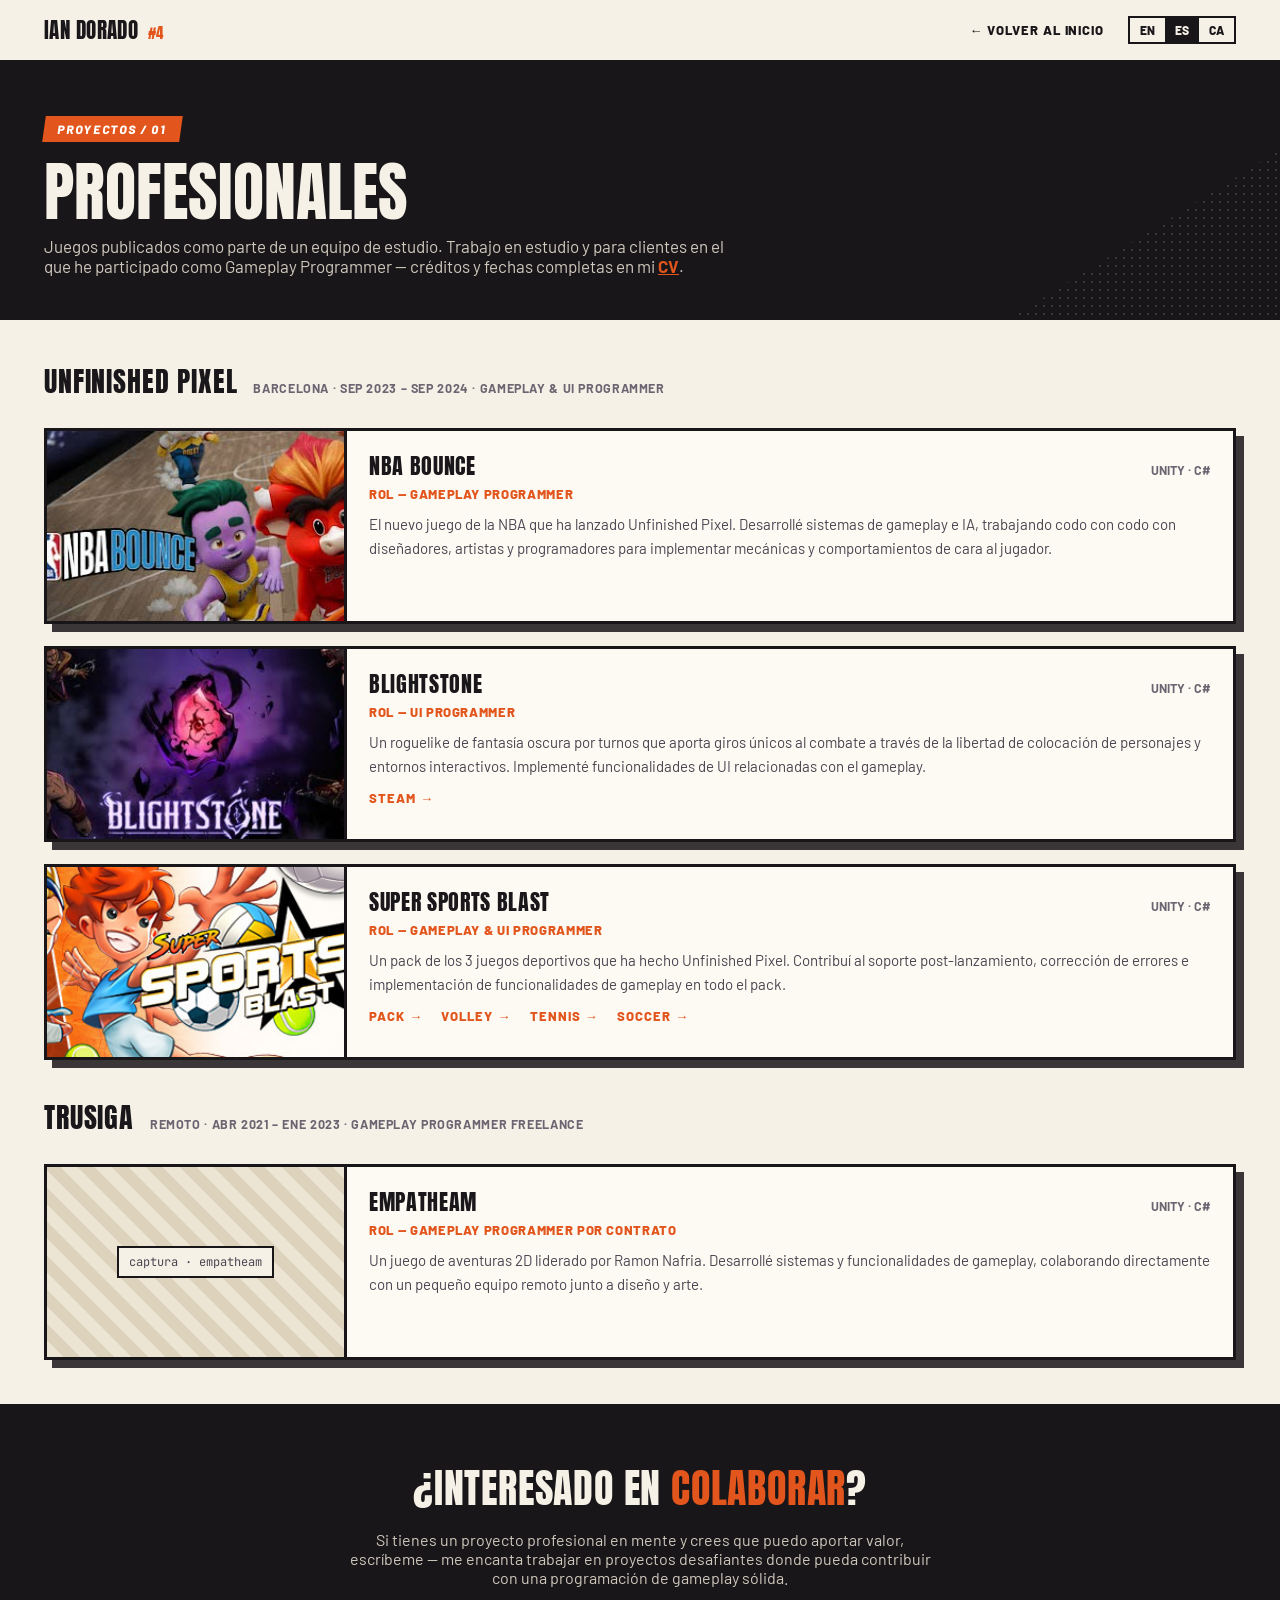
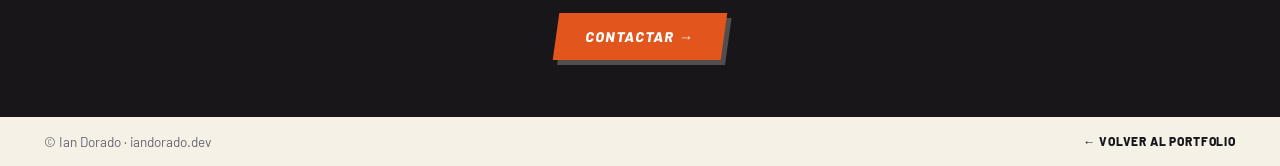
<file: es/professional-projects.html>
<!DOCTYPE html>
<html lang="es">
<head>
<title>Proyectos Profesionales - Ian Dorado</title>
<meta charset="utf-8">
<meta name="viewport" content="width=device-width, initial-scale=1">
<meta name="description" content="Juegos publicados por Ian Dorado como parte de un equipo de estudio: NBA Bounce, Blightstone, Super Sports Blast y Empatheam.">
<link rel="preconnect" href="https://fonts.googleapis.com">
<link rel="preconnect" href="https://fonts.gstatic.com" crossorigin>
<link href="https://fonts.googleapis.com/css2?family=Anton&family=Barlow:wght@400;600;700;800;900&family=JetBrains+Mono:wght@400;500&display=swap" rel="stylesheet">
<link rel="stylesheet" href="../assets/portfolio.css">
</head>
<body>
<div class="wrap">
<header class="topbar">
<a class="logo" href="index.html"><span class="nombre">IAN DORADO</span><span class="dorsal">#4</span></a>
<div style="display:flex;align-items:center;gap:24px">
<a class="volver" href="index.html">← Volver al inicio</a>
<div class="lang"><a href="../professional-projects.html">EN</a><span class="on">ES</span><a href="../ca/professional-projects.html">CA</a></div>
</div>
</header>

<section class="hero-int">
<div class="dots claro br"></div>
<span class="badge naranja">Proyectos / 01</span>
<h1>PROFESIONALES</h1>
<p>Juegos publicados como parte de un equipo de estudio. Trabajo en estudio y para clientes en el que he participado como Gameplay Programmer — créditos y fechas completas en mi <a href="https://drive.google.com/file/d/1tQPyiFd7aMaH0E0QQcwuhiPPUvILgp-P/view" target="_blank" rel="noopener">CV</a>.</p>
</section>

<div class="grupo">
<h2>UNFINISHED PIXEL</h2>
<span class="meta">Barcelona · Sep 2023 – Sep 2024 · Gameplay &amp; UI Programmer</span>
</div>
<section class="projs">
<article class="proj">
<div class="captura"><video class="foto-unica" src="../images/projects/nba-bounce-2.mp4" poster="../images/projects/nba-bounce-1.jpg" autoplay loop muted playsinline></video></div>
<div class="proj-body">
<div class="proj-head"><span class="pnom">NBA BOUNCE</span><span class="ptech">Unity · C#</span></div>
<div class="prol">Rol — Gameplay Programmer</div>
<p>El nuevo juego de la NBA que ha lanzado Unfinished Pixel. Desarrollé sistemas de gameplay e IA, trabajando codo con codo con diseñadores, artistas y programadores para implementar mecánicas y comportamientos de cara al jugador.</p>
</div>
</article>
<article class="proj">
<div class="captura"><video class="foto-unica" src="../images/projects/blightstone-2.mp4" poster="../images/projects/blightstone-1.jpg" autoplay loop muted playsinline></video></div>
<div class="proj-body">
<div class="proj-head"><span class="pnom">BLIGHTSTONE</span><span class="ptech">Unity · C#</span></div>
<div class="prol">Rol — UI Programmer</div>
<p>Un roguelike de fantasía oscura por turnos que aporta giros únicos al combate a través de la libertad de colocación de personajes y entornos interactivos. Implementé funcionalidades de UI relacionadas con el gameplay.</p>
<div class="plinks"><a href="https://store.steampowered.com/app/2832280/Blightstone" target="_blank" rel="noopener">Steam →</a></div>
</div>
</article>
<article class="proj">
<div class="captura"><video class="foto-unica" src="../images/projects/super-sports-blast-2.mp4" poster="../images/projects/super-sports-blast-1.png" autoplay loop muted playsinline></video></div>
<div class="proj-body">
<div class="proj-head"><span class="pnom">SUPER SPORTS BLAST</span><span class="ptech">Unity · C#</span></div>
<div class="prol">Rol — Gameplay &amp; UI Programmer</div>
<p>Un pack de los 3 juegos deportivos que ha hecho Unfinished Pixel. Contribuí al soporte post-lanzamiento, corrección de errores e implementación de funcionalidades de gameplay en todo el pack.</p>
<div class="plinks">
<a href="https://store.steampowered.com/app/1515740/Super_Sports_Blast/" target="_blank" rel="noopener">Pack →</a>
<a href="https://store.steampowered.com/app/822040/Super_Volley_Blast/" target="_blank" rel="noopener">Volley →</a>
<a href="https://store.steampowered.com/app/1050510/Super_Tennis_Blast/" target="_blank" rel="noopener">Tennis →</a>
<a href="https://store.steampowered.com/app/1253680/Super_Soccer_Blast/" target="_blank" rel="noopener">Soccer →</a>
</div>
</div>
</article>
</section>

<div class="grupo sig">
<h2>TRUSIGA</h2>
<span class="meta">Remoto · Abr 2021 – Ene 2023 · Gameplay Programmer freelance</span>
</div>
<section class="projs fin">
<article class="proj">
<div class="captura"><span>captura · empatheam</span></div>
<div class="proj-body">
<div class="proj-head"><span class="pnom">EMPATHEAM</span><span class="ptech">Unity · C#</span></div>
<div class="prol">Rol — Gameplay Programmer por contrato</div>
<p>Un juego de aventuras 2D liderado por Ramon Nafria. Desarrollé sistemas y funcionalidades de gameplay, colaborando directamente con un pequeño equipo remoto junto a diseño y arte.</p>
</div>
</article>
</section>

<section class="contacto cierre">
<h2>¿Interesado en <span class="acc">colaborar</span>?</h2>
<p>Si tienes un proyecto profesional en mente y crees que puedo aportar valor, escríbeme — me encanta trabajar en proyectos desafiantes donde pueda contribuir con una programación de gameplay sólida.</p>
<a class="btn sombra-clara" href="index.html#contacto">Contactar →</a>
</section>

<footer class="footer">
<span class="copy">© Ian Dorado · iandorado.dev</span>
<a class="volver" style="font-size:12px" href="index.html">← Volver al portfolio</a>
</footer>
</div>
</body>
</html>
</file>
<file: assets/portfolio.css>
/* Portfolio Ian Dorado — diseño "Fuera de serie" */
*{box-sizing:border-box}
body{margin:0;background:#e9e2d3;font-family:'Barlow',sans-serif;color:#1a171b}
a{color:inherit;text-decoration:none}
img{display:block}
@keyframes blink{50%{opacity:0}}
.wrap{max-width:1440px;margin:0 auto;background:#f6f1e6;min-height:100vh}

/* Top bar */
.topbar{position:sticky;top:0;z-index:40;display:flex;justify-content:space-between;align-items:center;gap:16px;flex-wrap:wrap;padding:14px 44px;border-bottom:4px solid #191619;background:#f6f1e6}
.logo{display:flex;align-items:baseline;gap:10px}
.logo .nombre{font-family:'Anton',sans-serif;font-size:21px;letter-spacing:.02em}
.logo .dorsal{font-family:'Anton',sans-serif;font-size:15px;color:#e2551c}
.menu{display:flex;gap:26px;font-weight:700;font-size:13.5px;letter-spacing:.07em;text-transform:uppercase}
.menu a:hover{color:#e2551c}
.lang{display:flex;border:2px solid #191619;font-weight:800;font-size:12px}
.lang a,.lang span{padding:5px 10px}
.lang a:hover{background:#ece5d4}
.lang .on{background:#191619;color:#f6f1e6}

/* Piezas comunes */
.badge{display:inline-block;background:#191619;color:#f6f1e6;font-weight:800;font-size:12.5px;letter-spacing:.14em;padding:7px 15px;transform:skewX(-8deg);text-transform:uppercase}
.badge.naranja{background:#e2551c;color:#fff;font-size:12px;padding:6px 14px}
.badge.navy{background:#22304a;color:#fff;font-size:12px;padding:6px 14px}
.badge.claro{background:#f6f1e6;color:#191619;font-size:12px;padding:6px 14px}
.btn{background:#e2551c;color:#fff;font-weight:800;text-transform:uppercase;letter-spacing:.08em;font-size:14px;padding:14px 26px;transform:skewX(-8deg);box-shadow:5px 5px 0 #191619;display:inline-block}
.btn:hover{background:#c4440e}
.btn.sombra-clara{box-shadow:5px 5px 0 rgba(246,241,230,.25);padding:15px 30px}
.btn-line{border:3px solid #191619;font-weight:800;text-transform:uppercase;letter-spacing:.08em;font-size:14px;padding:12px 24px;transform:skewX(-8deg);display:inline-block}
.btn-line:hover{background:#191619;color:#f6f1e6}
.btn-line.claro{border-color:#f6f1e6;color:#f6f1e6;padding:12px 26px}
.btn-line.claro:hover{background:#f6f1e6;color:#191619}
.btns{display:flex;gap:18px;flex-wrap:wrap}

/* Hero home */
.hero{position:relative;overflow:hidden;padding:64px 44px 58px}
.hero-num{position:absolute;right:400px;top:-40px;font-family:'Anton',sans-serif;font-size:330px;line-height:1;color:transparent;-webkit-text-stroke:3px rgba(25,22,25,.13);pointer-events:none}
.dots{position:absolute;pointer-events:none;background-image:radial-gradient(rgba(25,22,25,.4) 1.2px,transparent 1.3px);background-size:8px 8px;opacity:.45}
.dots.bl{left:0;bottom:0;width:360px;height:190px;clip-path:polygon(0 100%,0 15%,100% 100%)}
.dots.claro{background-image:radial-gradient(rgba(246,241,230,.5) 1.2px,transparent 1.3px);opacity:.35}
.dots.tr{right:0;top:0;width:300px;height:160px;clip-path:polygon(100% 0,20% 0,100% 100%)}
.dots.br{right:0;bottom:0;width:320px;height:170px;clip-path:polygon(100% 100%,15% 100%,100% 0);opacity:.3}
.hero-grid{position:relative;display:grid;grid-template-columns:1.15fr .85fr;gap:48px;align-items:center}
.titulo{font-family:'Anton',sans-serif;font-size:95px;line-height:.99;margin:22px 0 20px;text-transform:uppercase;transform:skewX(-4deg);font-weight:400}
.titulo .rev{background:#e2551c;color:#f6f1e6;padding:0 16px;display:inline-block;margin-top:6px}
.lead{font-size:17px;line-height:1.6;max-width:58ch;margin:0 0 26px;color:#2c2830;scroll-margin-top:90px}
.lead2{font-size:16px;line-height:1.6;max-width:58ch;margin:0 0 26px;color:#4a4550}
.foto-wrap{position:relative;transform:rotate(-1.5deg);margin-right:26px}
.foto{width:100%;height:380px;object-fit:cover;border:4px solid #191619;box-shadow:12px 12px 0 #e2551c}
.foto-tag{position:absolute;left:-14px;bottom:-16px;background:#191619;color:#f6f1e6;font-family:'Anton',sans-serif;font-size:14px;letter-spacing:.1em;padding:7px 14px;transform:skewX(-8deg)}

/* Banda de sección oscura */
.banda{background:#191619;color:#f6f1e6;padding:18px 44px;display:flex;justify-content:space-between;align-items:baseline;gap:20px;flex-wrap:wrap;scroll-margin-top:70px}
.banda .tit{display:flex;align-items:baseline;gap:16px}
.banda h2{font-family:'Anton',sans-serif;font-size:32px;letter-spacing:.03em;margin:0;font-weight:400}
.banda .marca{color:#e2551c;font-weight:800;font-size:13px;letter-spacing:.12em;text-transform:uppercase}
.banda .sub{font-size:14px;color:#a8a099}

/* Cabecera de sección clara */
.sec-head{padding:8px 44px 6px;display:flex;align-items:baseline;gap:18px;flex-wrap:wrap;scroll-margin-top:80px}
.sec-head h2{font-family:'Anton',sans-serif;font-size:32px;letter-spacing:.03em;margin:0;font-weight:400}
.sec-head .sub{font-size:15px;color:#4a4550}

/* Experiencia */
.sets{padding:30px 44px 40px;display:grid;gap:16px}
.set{border:3px solid #191619;background:#fdfaf3;padding:18px 24px;display:grid;grid-template-columns:74px 1fr auto;gap:20px;align-items:start}
.set.live{border-left:12px solid #e2551c}
.snum{font-family:'Anton',sans-serif;font-size:42px;line-height:1;color:rgba(25,22,25,.16)}
.set-head{display:flex;align-items:center;gap:14px;flex-wrap:wrap}
.club{font-weight:900;text-transform:uppercase;font-size:19px;letter-spacing:.02em}
.rol{color:#e2551c;font-weight:800;font-size:13.5px;text-transform:uppercase;letter-spacing:.05em}
.chip-live{background:#e2551c;color:#fff;font-weight:800;font-size:11px;letter-spacing:.08em;padding:4px 10px;transform:skewX(-8deg)}
.chip-live .dot{animation:blink 1.2s steps(1) infinite}
.set p{margin:7px 0 0;font-size:15px;line-height:1.6;color:#4a4550}
.set .meta{text-align:right;font-weight:700;font-size:12.5px;text-transform:uppercase;letter-spacing:.05em;color:#6b6572;line-height:1.8}

/* Categorías de proyectos */
.cats{display:grid;grid-template-columns:repeat(3,1fr);gap:24px;padding:22px 44px 42px}
.cat{border:3px solid #191619;background:#fdfaf3;box-shadow:8px 8px 0 rgba(25,22,25,.85);display:block}
.cat:hover{box-shadow:4px 4px 0 #e2551c}
.franja{height:10px}
.franja.f1{background:repeating-linear-gradient(45deg,#e2551c,#e2551c 10px,#191619 10px,#191619 20px)}
.franja.f2{background:#22304a}
.franja.f3{background:#191619}
.cat-head{padding:16px 18px 4px;display:flex;justify-content:space-between;align-items:center}
.cat-head .nom{font-family:'Anton',sans-serif;font-size:16px;letter-spacing:.05em;text-transform:uppercase}
.cat-head .num{font-family:'Anton',sans-serif;font-size:26px}
.cat p{padding:0 18px;margin:6px 0 0;font-size:14.5px;line-height:1.6;color:#4a4550}
.cat .ver{padding:14px 18px 16px;font-weight:800;font-size:13px;letter-spacing:.08em;text-transform:uppercase;color:#e2551c}

/* Cinta de hitos */
.cinta{background:#e2551c;color:#fff;padding:14px 44px;display:flex;gap:34px;flex-wrap:wrap;font-weight:800;text-transform:uppercase;font-size:13px;letter-spacing:.06em}
.cinta .sep{opacity:.55}

/* Habilidades */
.skills{display:grid;grid-template-columns:1fr 360px;gap:44px;padding:44px;align-items:start;scroll-margin-top:70px}
.chips{display:flex;flex-wrap:wrap;gap:12px;margin-top:20px}
.chip{background:#191619;color:#f6f1e6;font-weight:800;text-transform:uppercase;font-size:13px;letter-spacing:.06em;padding:9px 16px;transform:skewX(-6deg)}
.skills .texto{margin:20px 0 0;font-size:15.5px;line-height:1.65;color:#4a4550;max-width:70ch}
.ficha{border:3px solid #191619;background:#fdfaf3;box-shadow:8px 8px 0 rgba(25,22,25,.85)}
.ficha-head{background:#191619;color:#f6f1e6;font-family:'Anton',sans-serif;font-size:14px;letter-spacing:.1em;padding:10px 16px;display:flex;justify-content:space-between}
.ficha-head .dorsal{color:#e2551c}
.ficha-body{padding:8px 16px 14px}
.ficha-row{display:flex;justify-content:space-between;gap:12px;border-bottom:2px dotted #cbc2ae;padding:10px 2px;font-size:14.5px;align-items:baseline}
.ficha-row:last-child{border-bottom:0}
.ficha-row .k{font-weight:800;font-size:11.5px;letter-spacing:.1em;color:#8b8391}

/* Contacto */
.contacto{position:relative;overflow:hidden;background:#191619;color:#f6f1e6;padding:64px 44px;text-align:center;scroll-margin-top:70px}
.contacto h2{font-family:'Anton',sans-serif;font-size:46px;letter-spacing:.02em;margin:0 0 10px;text-transform:uppercase;font-weight:400}
.contacto .acc{color:#e2551c}
.contacto p{margin:0 0 26px;font-size:17px;color:#cfc8bd}
.contacto.cierre{padding:54px 44px}
.contacto.cierre h2{font-size:40px;margin-bottom:12px}
.contacto.cierre p{margin:0 auto 26px;font-size:16px;max-width:66ch}
.contacto .btns{justify-content:center}

/* Footer */
.footer{padding:16px 44px;display:flex;justify-content:space-between;align-items:center;gap:16px;flex-wrap:wrap;border-top:3px solid #191619}
.footer .copy{font-size:13.5px;color:#6b6572}
.footer .links{display:flex;gap:20px;font-weight:800;font-size:12px;letter-spacing:.07em;text-transform:uppercase}
.footer .links a:hover{color:#e2551c}
.footer .idiomas{color:#9b93a0}

/* Interiores */
.hero-int{background:#191619;color:#f6f1e6;padding:52px 44px 44px;position:relative;overflow:hidden}
.hero-int h1{font-family:'Anton',sans-serif;font-size:64px;line-height:1;margin:18px 0 12px;text-transform:uppercase;font-weight:400}
.hero-int p{margin:0;font-size:17px;color:#cfc8bd;max-width:70ch}
.hero-int a{color:#e2551c;font-weight:700;text-decoration:underline}
.volver{font-weight:800;font-size:13px;letter-spacing:.07em;text-transform:uppercase}
.volver:hover{color:#e2551c}
.grupo{padding:40px 44px 8px;display:flex;align-items:baseline;gap:16px;flex-wrap:wrap}
.grupo+.grupo,.grupo.sig{padding-top:26px}
.grupo h2{font-family:'Anton',sans-serif;font-size:28px;letter-spacing:.03em;margin:0;font-weight:400}
.grupo .meta{font-weight:700;font-size:12.5px;text-transform:uppercase;letter-spacing:.05em;color:#6b6572}
.projs{padding:18px 44px 10px;display:grid;gap:22px}
.projs.fin{padding-bottom:44px}
.proj{border:3px solid #191619;background:#fdfaf3;box-shadow:8px 8px 0 rgba(25,22,25,.85);display:grid;grid-template-columns:300px 1fr}
.captura{border-right:3px solid #191619;background:repeating-linear-gradient(45deg,#ece5d4,#ece5d4 12px,#ddd3bc 12px,#ddd3bc 24px);display:flex;align-items:center;justify-content:center;min-height:190px;overflow:hidden;padding:0}
.captura span{font-family:'JetBrains Mono',monospace;font-size:12px;color:#4a4550;background:#f6f1e6;border:2px solid #191619;padding:6px 10px}
.captura img.foto-unica,.captura video.foto-unica{width:100%;height:100%;object-fit:cover}
.captura img.foto-contain{width:100%;height:100%;object-fit:contain;background:#fdfaf3}
.mas-capturas{grid-column:1/-1;border-top:3px solid #191619}
.mas-capturas summary{cursor:pointer;list-style:none;padding:12px 22px;font-weight:800;font-size:12.5px;letter-spacing:.08em;text-transform:uppercase;color:#e2551c}
.mas-capturas summary::-webkit-details-marker{display:none}
.mas-capturas summary::before{content:'▸';display:inline-block;margin-right:8px;transition:transform .2s ease}
.mas-capturas[open] summary::before{transform:rotate(90deg)}
.mas-capturas summary:hover{background:#ece5d4}
.mas-capturas[open] .grid-capturas{display:flex;flex-wrap:wrap;gap:10px;padding:0 22px 20px}
.grid-capturas img,.grid-capturas video{width:260px;height:170px;object-fit:cover;border:3px solid #191619}
.proj-body{padding:18px 22px}
.proj-head{display:flex;justify-content:space-between;align-items:baseline;gap:14px;flex-wrap:wrap}
.proj-head .pnom{font-family:'Anton',sans-serif;font-size:22px;letter-spacing:.03em}
.proj-head .ptech{font-weight:700;font-size:12.5px;color:#6b6572;text-transform:uppercase}
.prol{color:#e2551c;font-weight:800;font-size:13px;text-transform:uppercase;letter-spacing:.05em;margin-top:4px}
.proj-body p{margin:10px 0 12px;font-size:15px;line-height:1.6;color:#4a4550}
.proj-body p:last-child{margin-bottom:0}
.premios{display:flex;gap:10px;flex-wrap:wrap;margin-bottom:14px}
.premio{border:2px solid #e2551c;color:#c4440e;font-weight:800;font-size:11.5px;letter-spacing:.06em;text-transform:uppercase;padding:5px 10px;transform:skewX(-6deg)}
.plinks{display:flex;gap:18px;flex-wrap:wrap;font-weight:800;font-size:13px;letter-spacing:.08em;text-transform:uppercase}
.plinks a{color:#e2551c}
.plinks a:hover{color:#191619}
.jams{padding:18px 44px 10px;display:grid;grid-template-columns:1fr 1fr;gap:22px}
.jam{border:3px solid #191619;background:#fdfaf3;box-shadow:8px 8px 0 rgba(25,22,25,.85);padding:18px 22px}
.jam-head{display:flex;justify-content:space-between;align-items:center;gap:12px;flex-wrap:wrap}
.jam .pnom{font-family:'Anton',sans-serif;font-size:20px;letter-spacing:.03em}
.jam .premio-chip{background:#e2551c;color:#fff;font-weight:800;font-size:11.5px;letter-spacing:.06em;padding:5px 11px;transform:skewX(-8deg);text-transform:uppercase}
.jam .meta{font-weight:700;font-size:12.5px;color:#6b6572;text-transform:uppercase;margin-top:4px}
.jam p{margin:10px 0 12px;font-size:15px;line-height:1.6;color:#4a4550}
.duo{padding:18px 44px 44px;display:grid;grid-template-columns:1fr 1fr;gap:22px}
.vcard{border:3px solid #191619;background:#fdfaf3;box-shadow:8px 8px 0 rgba(25,22,25,.85)}
.vcard .captura{border-right:0;border-bottom:3px solid #191619;height:150px;min-height:0}
.vcard .pnom{font-family:'Anton',sans-serif;font-size:19px;letter-spacing:.03em}
.vcard .meta{font-weight:700;font-size:12.5px;color:#6b6572;text-transform:uppercase;margin-top:4px}
.vcard p{margin:10px 0 12px;font-size:15px;line-height:1.6;color:#4a4550}
.vcard .proj-body p:last-child{margin-bottom:0}

/* Responsive */
@media (max-width:980px){
.topbar{padding:12px 20px}
.menu{gap:16px}
.hero{padding:44px 20px}
.hero-num{display:none}
.hero-grid{grid-template-columns:1fr;gap:32px}
.titulo{font-size:60px}
.foto-wrap{margin-right:0}
.banda,.sec-head,.sets,.cats,.cinta,.skills,.contacto,.footer,.hero-int,.grupo,.projs,.jams,.duo{padding-left:20px;padding-right:20px}
.cats{grid-template-columns:1fr}
.skills{grid-template-columns:1fr}
.set{grid-template-columns:1fr}
.snum{display:none}
.set .meta{text-align:left}
.proj{grid-template-columns:1fr}
.captura{border-right:0;border-bottom:3px solid #191619;min-height:150px}
.jams,.duo{grid-template-columns:1fr}
.hero-int h1{font-size:44px}
.contacto h2{font-size:34px}
}
</file>
